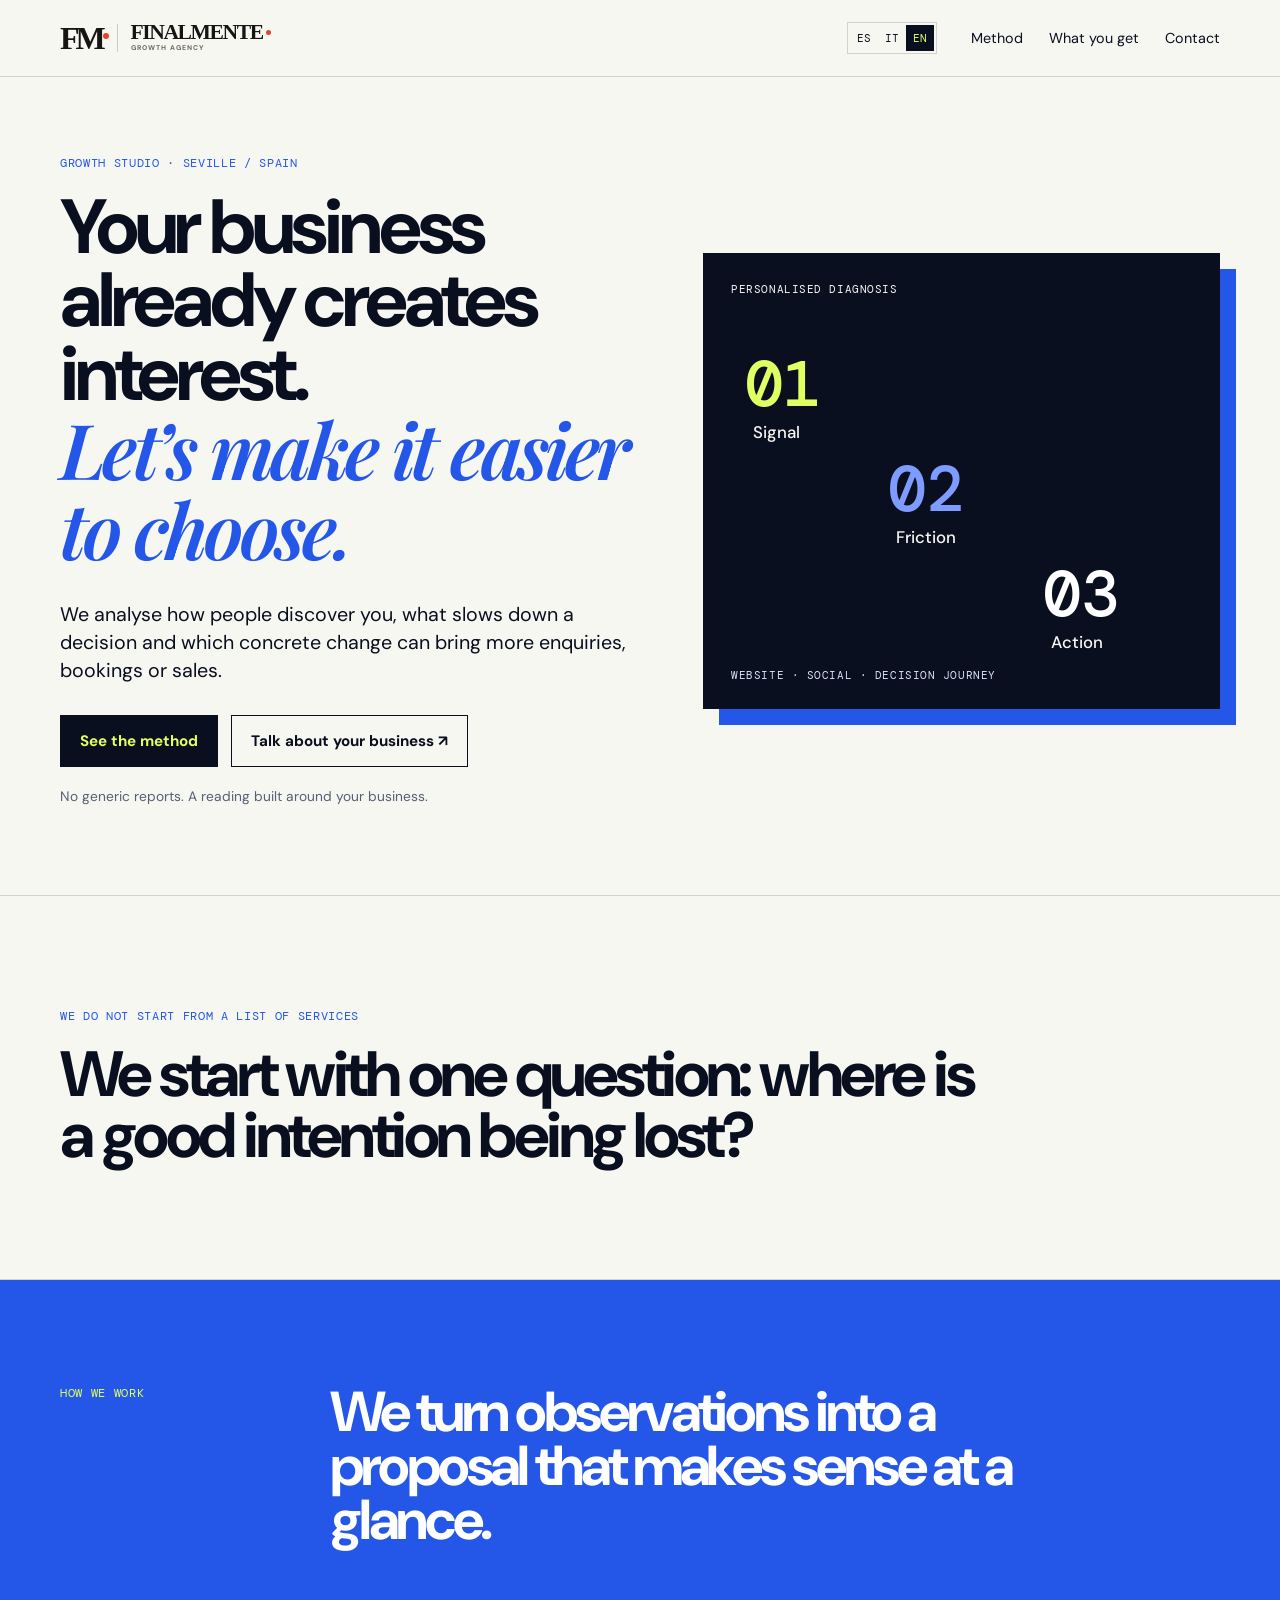
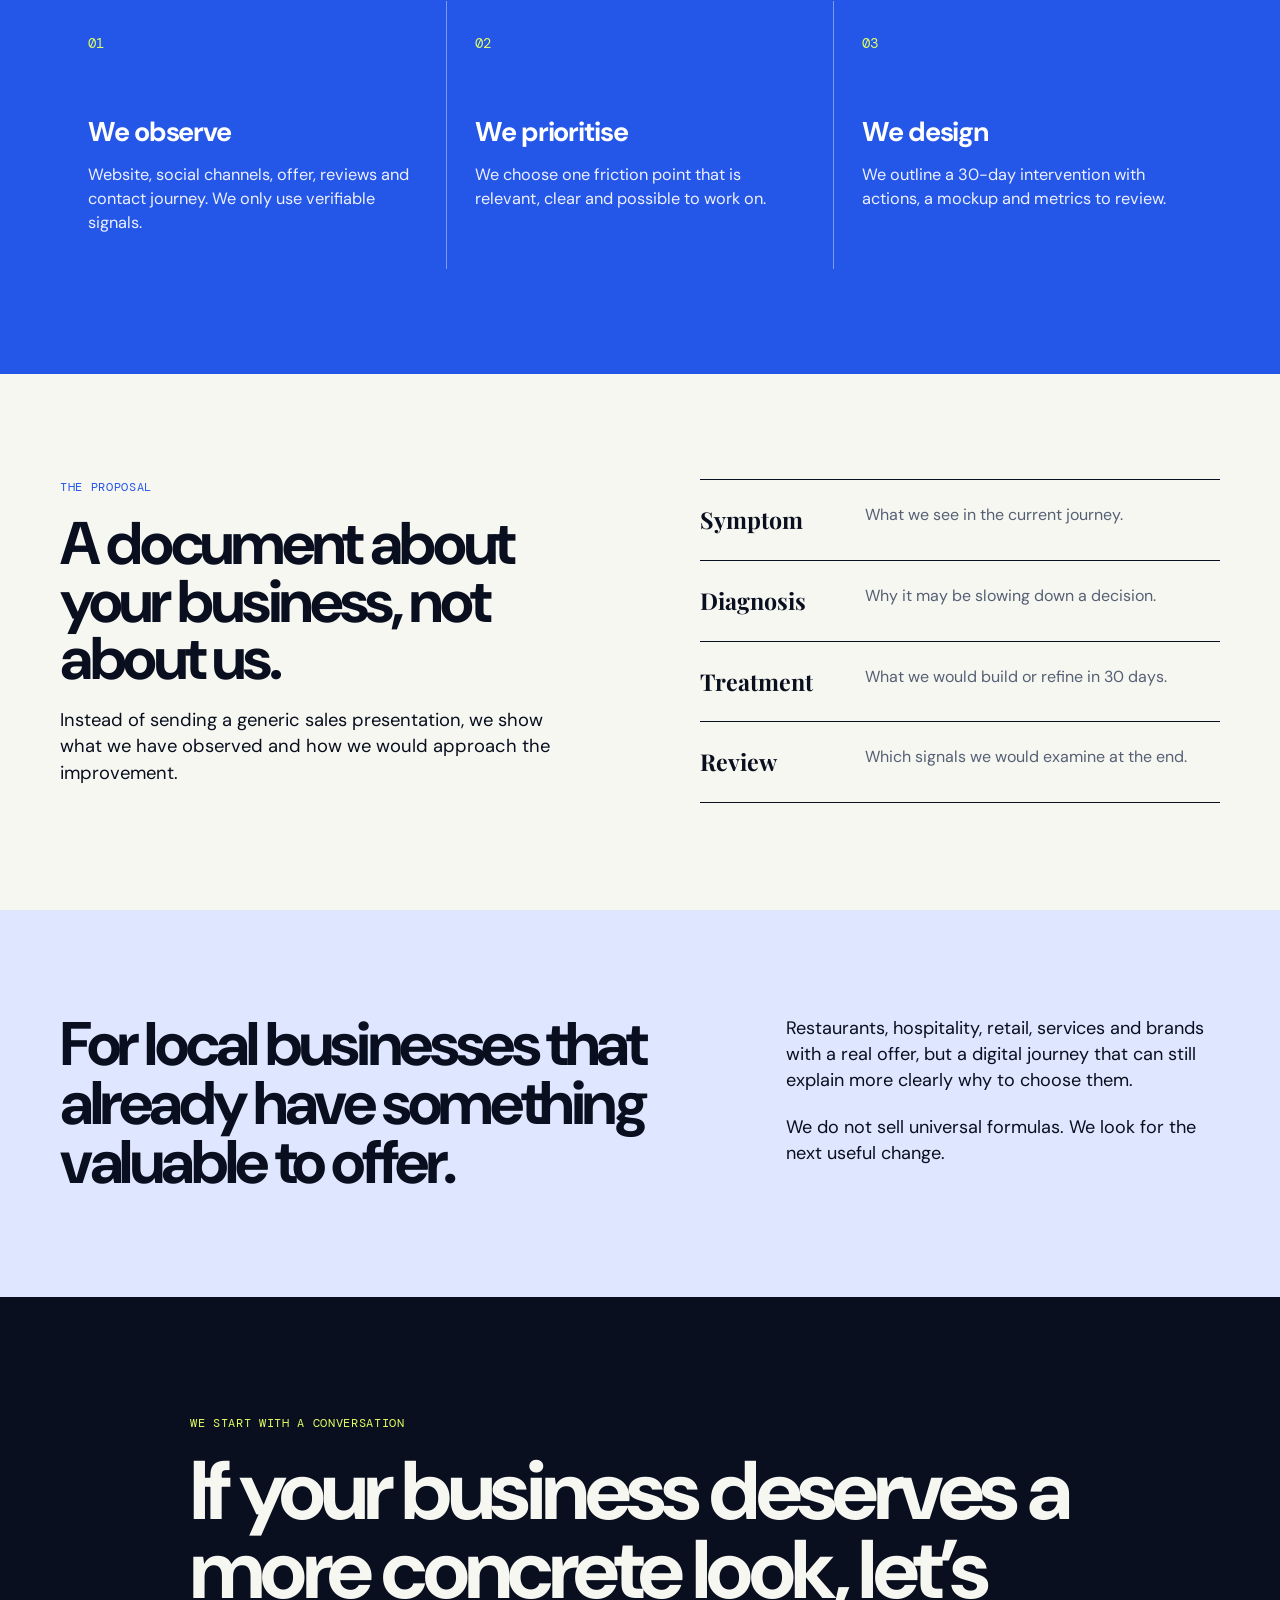
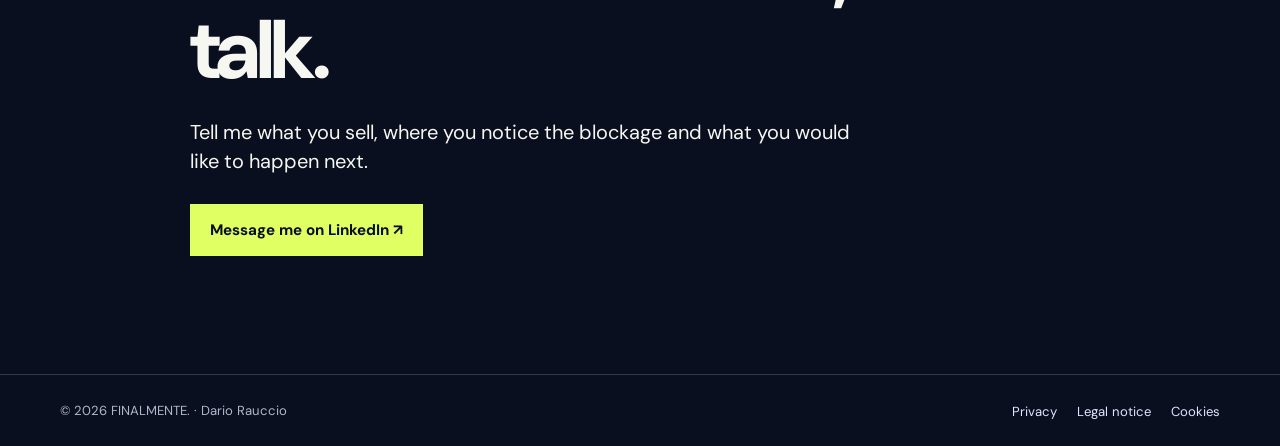
<file: index.html>
<!DOCTYPE html>
<html lang="es">
<head>
  <meta charset="UTF-8">
  <meta name="viewport" content="width=device-width, initial-scale=1.0">
  <title>FINALMENTE. — Growth Agency</title>
  <meta name="description" content="Diagnóstico de crecimiento y planes de acción para negocios locales.">
  <meta name="robots" content="index,follow">
  <meta name="theme-color" content="#0a0f1f">
  <link rel="stylesheet" href="styles.css">
  <script defer src="script.js"></script>
</head>
<body>
  <header class="site-header">
    <div class="wrap nav-wrap">
      <a class="brand brand-lockup" href="#inicio" aria-label="FINALMENTE.">
        <span class="brand-monogram">FM<span class="brand-dot" aria-hidden="true"></span></span>
        <span class="brand-divider" aria-hidden="true"></span>
        <span class="brand-full"><span class="brand-name">FINALMENTE<span class="brand-name-dot" aria-hidden="true"></span></span><span class="brand-sub">GROWTH AGENCY</span></span>
      </a>
      <div class="header-tools"><div class="language-switch" aria-label="Language selector"><button class="lang-button active" data-lang="es" aria-pressed="true">ES</button><button class="lang-button" data-lang="it" aria-pressed="false">IT</button><button class="lang-button" data-lang="en" aria-pressed="false">EN</button></div><button class="menu-toggle" aria-label="Abrir menú" aria-expanded="false">☰</button></div>
      <nav id="mainNav" class="nav"><a href="#metodo" data-i18n="navMethod">Método</a><a href="#entregable" data-i18n="navDeliverable">Qué recibes</a><a href="#contacto" data-i18n="navContact">Contacto</a></nav>
    </div>
  </header>
  <main>
    <section class="hero" id="inicio"><div class="wrap hero-grid"><div class="hero-copy"><p class="eyebrow" data-i18n="eyebrow">Growth studio · Sevilla / España</p><h1><span data-i18n="heroA">Tu negocio ya genera interés.</span><br><em data-i18n="heroB">Hagamos que sea más fácil elegirte.</em></h1><p class="lead" data-i18n="heroLead">Analizamos cómo te descubren, qué frena la decisión y qué cambio concreto puede acercarte a más solicitudes, reservas o ventas.</p><div class="actions"><a class="button button-primary" href="#metodo" data-i18n="heroCtaOne">Ver el método</a><a class="button button-quiet" href="#contacto" data-i18n="heroCtaTwo">Hablar de tu negocio ↗</a></div><p class="microcopy" data-i18n="microcopy">Sin informes genéricos. Una lectura construida sobre tu actividad.</p></div><div class="hero-art" aria-label="Growth diagnosis"><div class="art-label" data-i18n="artLabel">DIAGNÓSTICO PERSONALIZADO</div><div class="signal signal-one">01 <span data-i18n="artOne">Señal</span></div><div class="signal signal-two">02 <span data-i18n="artTwo">Fricción</span></div><div class="signal signal-three">03 <span data-i18n="artThree">Acción</span></div><div class="art-footer" data-i18n="artFooter">WEB · SOCIAL · RECORRIDO DE DECISIÓN</div></div></div></section>
    <section class="section statement"><div class="wrap"><p class="section-kicker" data-i18n="statementKicker">No partimos de una lista de servicios</p><h2 data-i18n="statementTitle">Partimos de una pregunta: ¿dónde se está perdiendo una buena intención?</h2></div></section>
    <section class="section method" id="metodo"><div class="wrap"><div class="section-intro"><p class="eyebrow" data-i18n="methodEyebrow">Cómo trabajamos</p><h2 data-i18n="methodTitle">Convertimos observaciones en una propuesta que se puede entender de un vistazo.</h2></div><div class="method-grid"><article><span>01</span><h3 data-i18n="stepOneTitle">Observamos</h3><p data-i18n="stepOneText">Web, redes, propuesta, reseñas y recorrido de contacto. Solo usamos señales verificables.</p></article><article><span>02</span><h3 data-i18n="stepTwoTitle">Priorizamos</h3><p data-i18n="stepTwoText">Elegimos un único punto de fricción que sea relevante, claro y posible de trabajar.</p></article><article><span>03</span><h3 data-i18n="stepThreeTitle">Diseñamos</h3><p data-i18n="stepThreeText">Planteamos una intervención de 30 días con acciones, un mockup y métricas de lectura.</p></article></div></div></section>
    <section class="section deliverable" id="entregable"><div class="wrap deliverable-layout"><div><p class="eyebrow" data-i18n="deliverableEyebrow">La propuesta</p><h2 data-i18n="deliverableTitle">Un documento que habla de tu negocio, no de nosotros.</h2><p data-i18n="deliverableText">En lugar de enviarte una presentación comercial genérica, te mostramos qué hemos detectado y cómo plantearíamos la mejora.</p></div><ol class="deliverable-list"><li><strong data-i18n="dOneTitle">Síntoma</strong><span data-i18n="dOneText">Lo que vemos en el recorrido actual.</span></li><li><strong data-i18n="dTwoTitle">Diagnóstico</strong><span data-i18n="dTwoText">Por qué puede estar frenando una decisión.</span></li><li><strong data-i18n="dThreeTitle">Cura</strong><span data-i18n="dThreeText">Qué construiríamos o ajustaríamos en 30 días.</span></li><li><strong data-i18n="dFourTitle">Lectura</strong><span data-i18n="dFourText">Qué señales revisaríamos al terminar.</span></li></ol></div></section>
    <section class="section fit"><div class="wrap fit-grid"><h2 data-i18n="fitTitle">Para negocios locales que ya tienen algo valioso que ofrecer.</h2><div><p data-i18n="fitOne">Restauración, hospitality, comercio, servicios y marcas con una propuesta real, pero un recorrido digital que todavía puede explicar mejor por qué elegirlas.</p><p data-i18n="fitTwo">No vendemos fórmulas universales. Buscamos el siguiente cambio útil.</p></div></div></section>
    <section class="closing" id="contacto"><div class="wrap closing-inner"><p class="eyebrow" data-i18n="closingEyebrow">Empezamos por una conversación</p><h2 data-i18n="closingTitle">Si tu negocio merece una mirada más concreta, hablemos.</h2><p data-i18n="closingText">Cuéntame qué vendes, dónde notas el bloqueo y qué te gustaría que ocurriera después.</p><a class="button button-light" href="https://linkedin.com/in/dariorauccio" target="_blank" rel="noopener" data-i18n="closingCta">Escribirme por LinkedIn ↗</a></div></section>
  </main>
  <div class="contact-modal" id="contactModal" aria-hidden="true" role="dialog" aria-modal="true" aria-labelledby="contactTitle"><div class="contact-modal__backdrop" data-close-contact></div><section class="contact-modal__panel"><button class="contact-modal__close" type="button" aria-label="Close" data-close-contact>×</button><p class="contact-modal__eyebrow" data-i18n="formEyebrow">Hablemos de tu negocio</p><h2 id="contactTitle" data-i18n="formTitle">Cuéntanos qué te gustaría mejorar.</h2><p class="contact-modal__intro" data-i18n="formIntro">Déjanos tu email profesional y prepararemos el siguiente paso contigo.</p><div class="contact-form-embed"><iframe id="brevoContactForm" title="FINALMENTE contact form" loading="lazy" width="540" height="305" frameborder="0" scrolling="auto" allowfullscreen></iframe></div><p class="contact-form__privacy"><a href="privacidad.html" data-i18n="formPrivacy">Consulta la Política de Privacidad.</a></p></section></div>
  <footer class="footer"><div class="wrap footer-row"><p>© <span id="year"></span> FINALMENTE. · Dario Rauccio</p><div><a href="privacidad.html" data-i18n="privacy">Privacidad</a><a href="aviso-legal.html" data-i18n="legal">Aviso legal</a><a href="cookies.html" data-i18n="cookies">Cookies</a></div></div></footer>
</body>
</html>
</file>
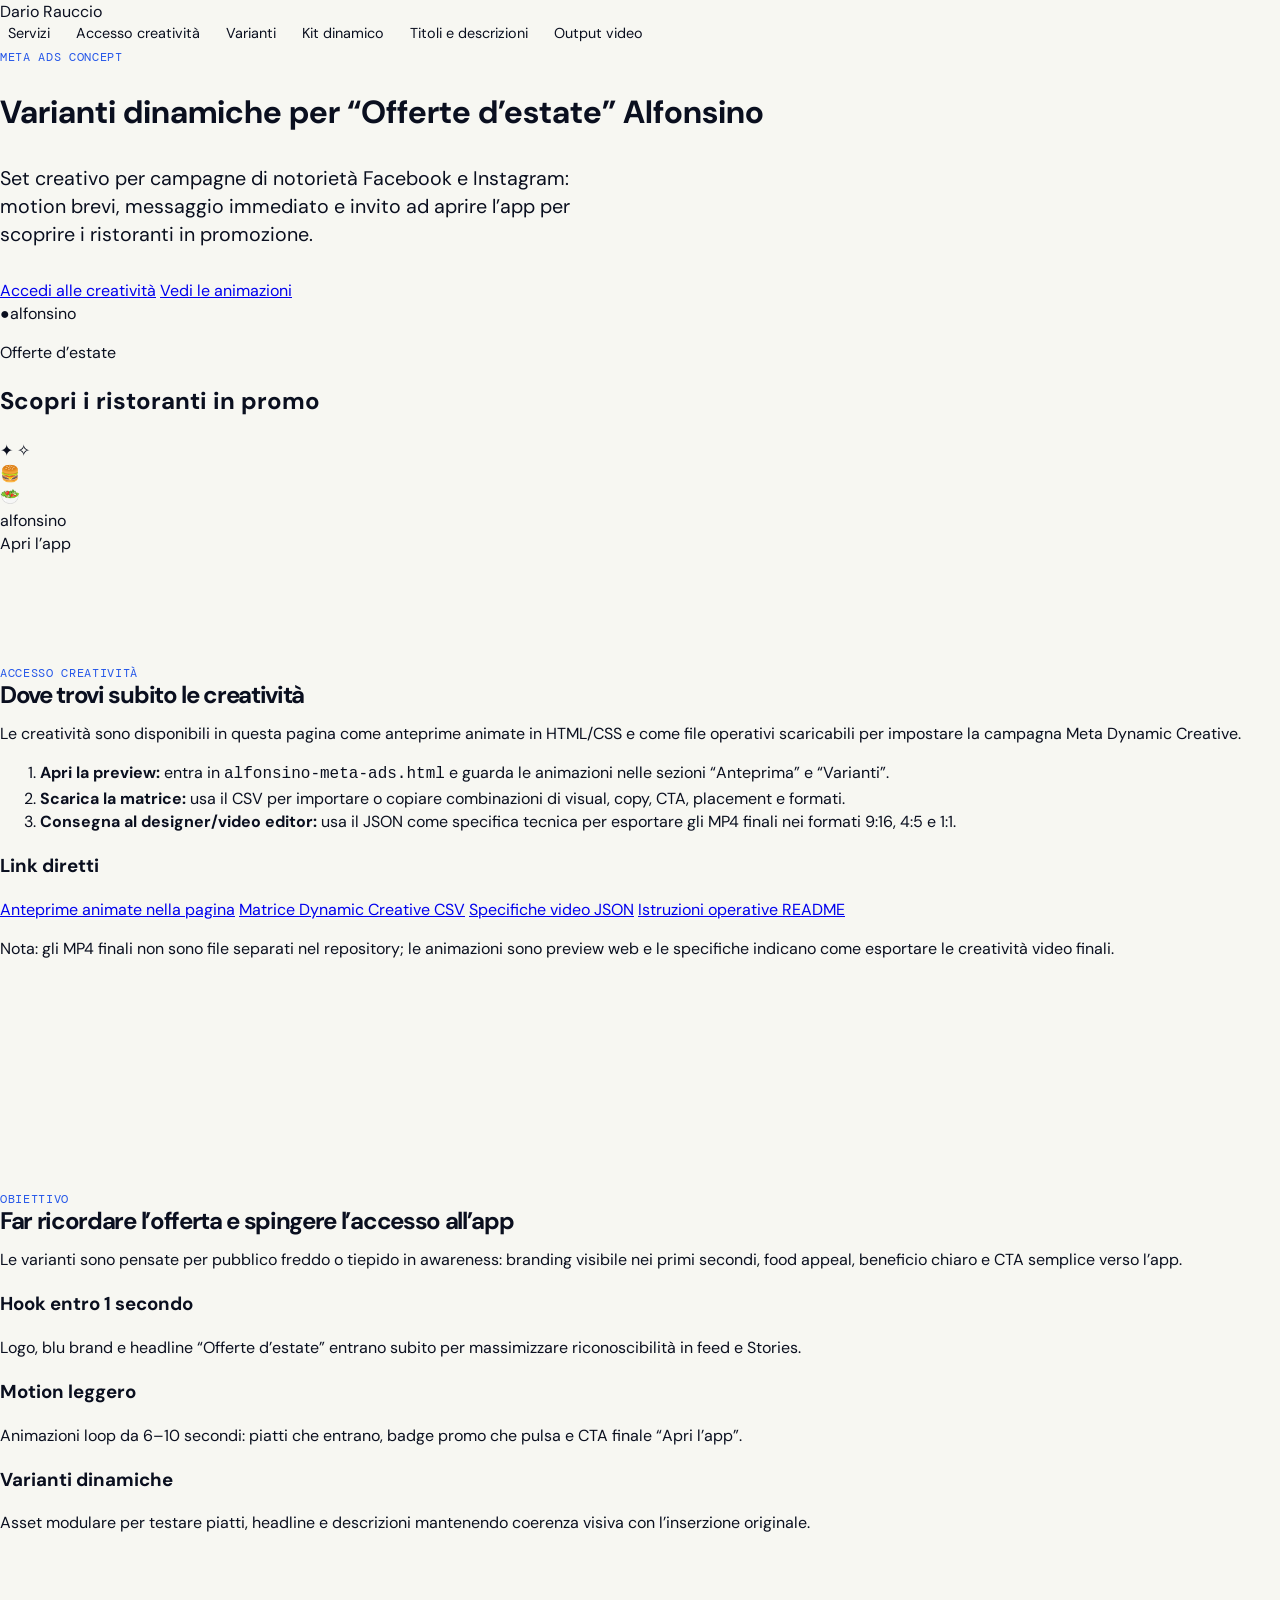
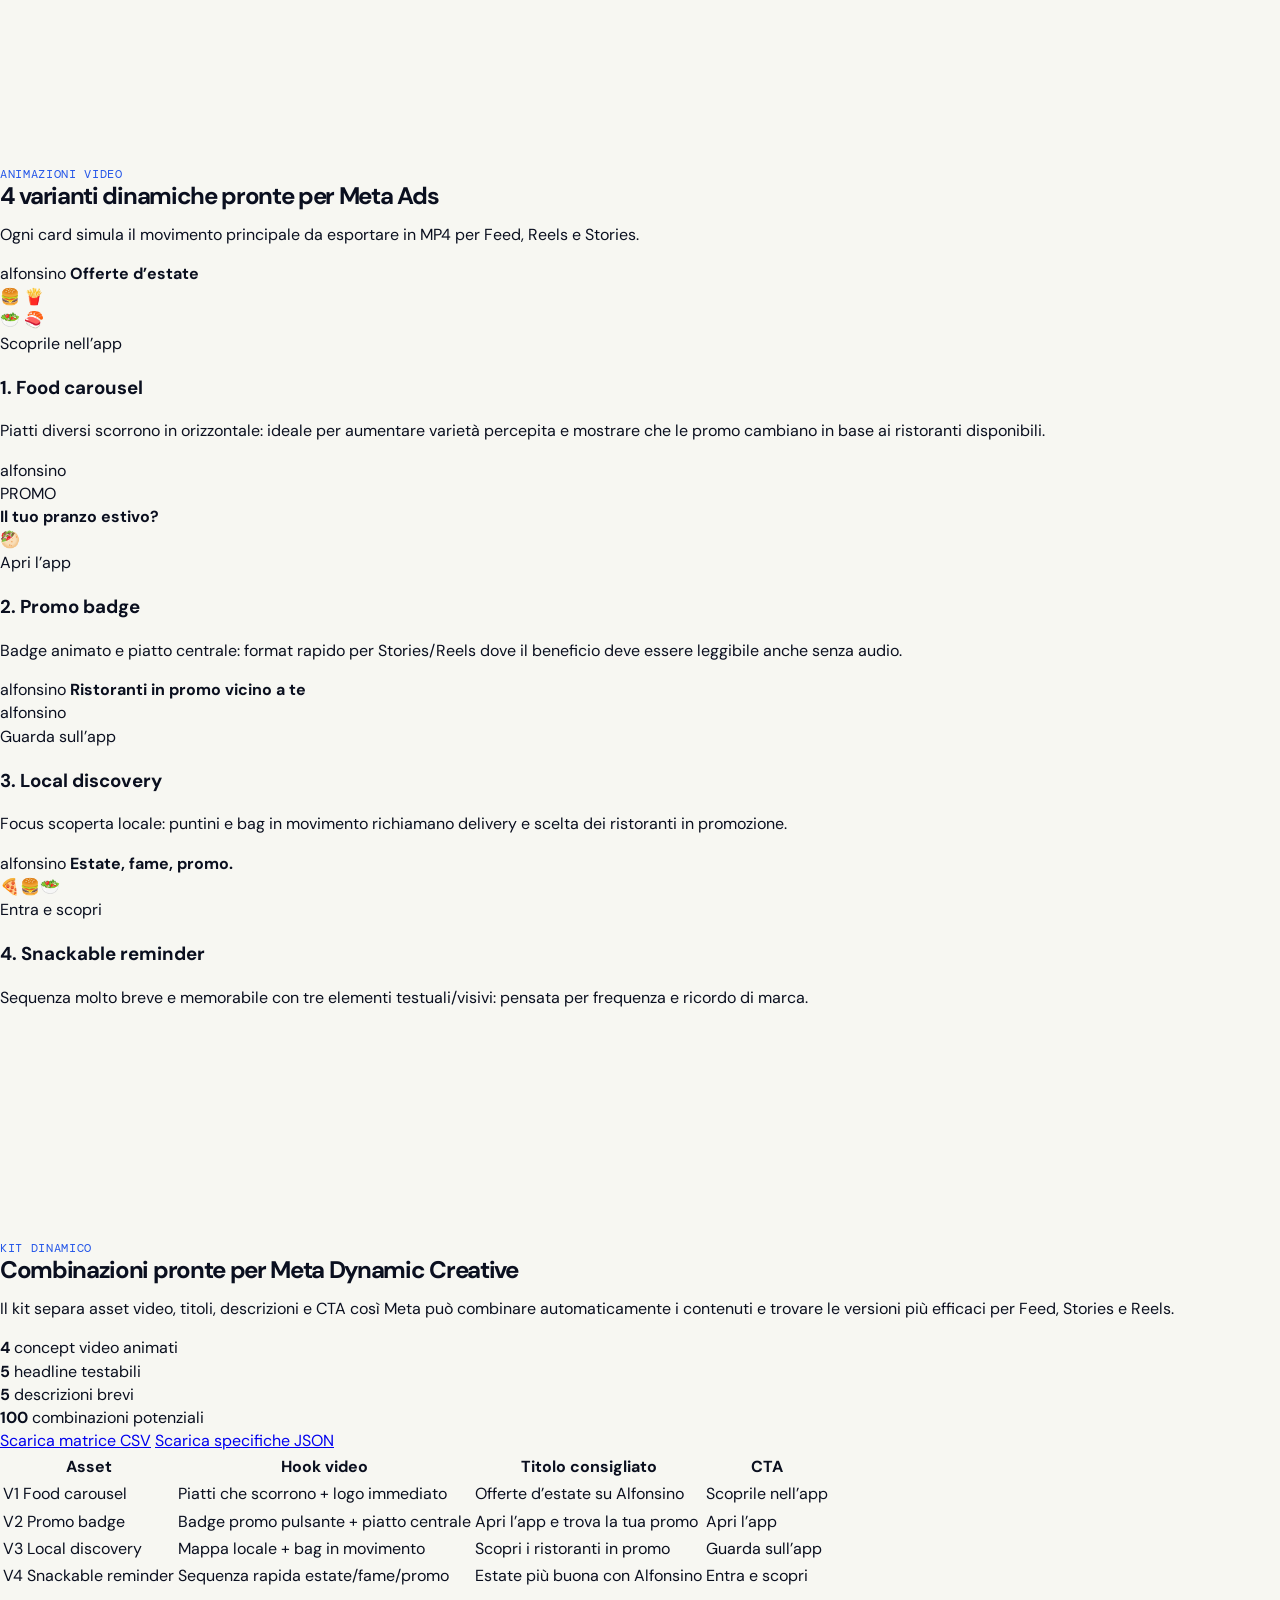
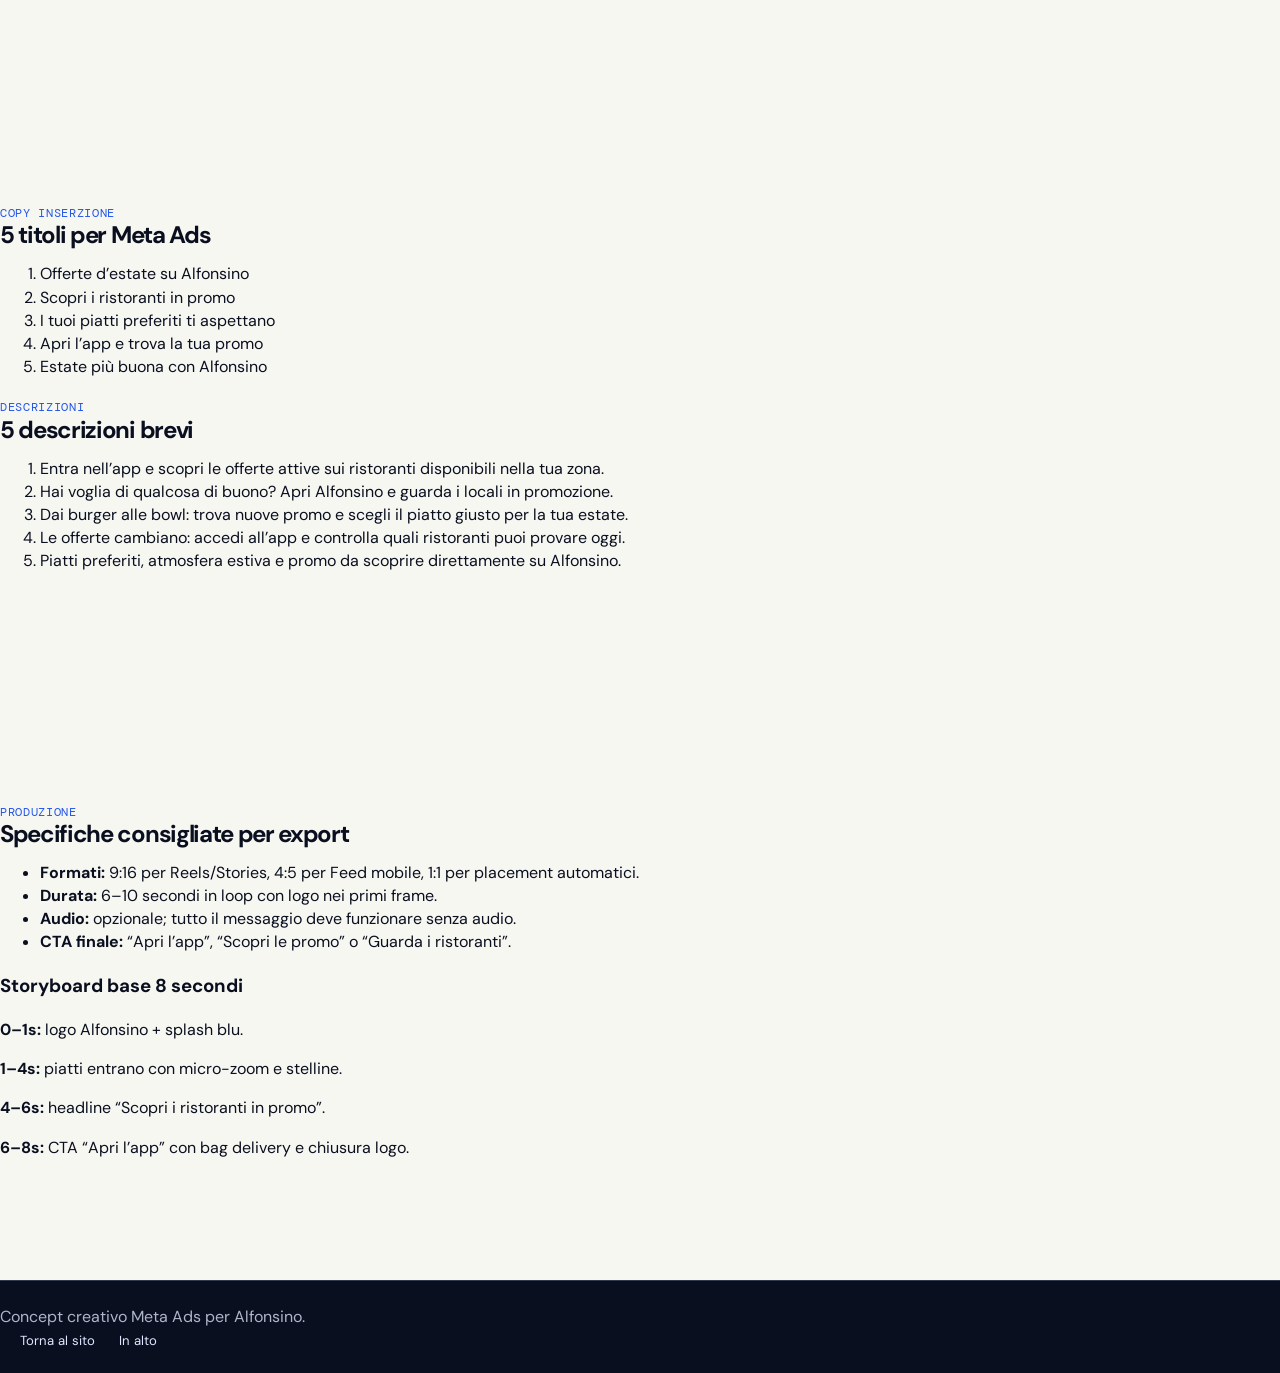
<file: alfonsino-meta-ads.html>
<!DOCTYPE html>
<html lang="it">
<head>
  <meta charset="UTF-8">
  <meta name="viewport" content="width=device-width, initial-scale=1.0">
  <title>Varianti Meta Ads | Alfonsino Offerte d'estate</title>
  <meta name="description" content="Varianti dinamiche, storyboard video e copy Meta Ads per campagna di notorietà Alfonsino Offerte d'estate.">
  <meta name="robots" content="noindex,nofollow">
  <meta name="theme-color" content="#0583ff">
  <link rel="stylesheet" href="styles.css">
  <script defer src="script.js"></script>
</head>
<body class="ads-page">
  <div class="topbar ads-topbar">
    <div class="container topbar-inner">
      <a href="index.html" class="brand">Dario Rauccio</a>
      <button class="menu-toggle" aria-label="Apri menu" aria-expanded="false">☰</button>
      <nav class="nav" id="mainNav">
        <a href="index.html#servicios">Servizi</a>
        <a href="#accesso-creativita">Accesso creatività</a>
        <a href="#varianti">Varianti</a>
        <a href="#kit-dinamico">Kit dinamico</a>
        <a href="#copy">Titoli e descrizioni</a>
        <a href="#produzione">Output video</a>
      </nav>
    </div>
  </div>

  <header class="ads-hero" id="inizio">
    <div class="container ads-hero-grid">
      <div>
        <span class="eyebrow ads-eyebrow">Meta Ads concept</span>
        <h1>Varianti dinamiche per “Offerte d’estate” Alfonsino</h1>
        <p class="lead">Set creativo per campagne di notorietà Facebook e Instagram: motion brevi, messaggio immediato e invito ad aprire l’app per scoprire i ristoranti in promozione.</p>
        <div class="hero-ctas">
          <a class="btn ads-btn-primary" href="#accesso-creativita">Accedi alle creatività</a>
          <a class="btn ads-btn-secondary" href="#varianti">Vedi le animazioni</a>
        </div>
      </div>
      <div class="phone-mockup" aria-label="Anteprima animata inserzione Alfonsino">
        <div class="ad-preview ad-preview-main">
          <div class="alf-logo"><span class="alf-mark">●</span>alfonsino</div>
          <p class="summer-tag">Offerte d’estate</p>
          <h2>Scopri i ristoranti in promo</h2>
          <div class="food-stage">
            <span class="spark spark-one">✦</span>
            <span class="spark spark-two">✧</span>
            <div class="food-card burger">🍔</div>
            <div class="food-card bowl">🥗</div>
            <div class="delivery-bag">alfonsino</div>
          </div>
          <span class="app-cta">Apri l’app</span>
        </div>
      </div>
    </div>
  </header>

  <main>

    <section class="section ads-section" id="accesso-creativita">
      <div class="container access-grid">
        <div>
          <span class="eyebrow ads-eyebrow">Accesso creatività</span>
          <h2>Dove trovi subito le creatività</h2>
          <p>Le creatività sono disponibili in questa pagina come anteprime animate in HTML/CSS e come file operativi scaricabili per impostare la campagna Meta Dynamic Creative.</p>
          <ol class="access-steps">
            <li><strong>Apri la preview:</strong> entra in <code>alfonsino-meta-ads.html</code> e guarda le animazioni nelle sezioni “Anteprima” e “Varianti”.</li>
            <li><strong>Scarica la matrice:</strong> usa il CSV per importare o copiare combinazioni di visual, copy, CTA, placement e formati.</li>
            <li><strong>Consegna al designer/video editor:</strong> usa il JSON come specifica tecnica per esportare gli MP4 finali nei formati 9:16, 4:5 e 1:1.</li>
          </ol>
        </div>
        <div class="access-card">
          <h3>Link diretti</h3>
          <a href="#varianti">Anteprime animate nella pagina</a>
          <a href="assets/meta-ads/alfonsino-dynamic-creative-matrix.csv">Matrice Dynamic Creative CSV</a>
          <a href="assets/meta-ads/alfonsino-video-variant-specs.json">Specifiche video JSON</a>
          <a href="assets/meta-ads/README.md">Istruzioni operative README</a>
          <p class="access-note">Nota: gli MP4 finali non sono file separati nel repository; le animazioni sono preview web e le specifiche indicano come esportare le creatività video finali.</p>
        </div>
      </div>
    </section>

    <section class="section ads-section" id="strategia">
      <div class="container">
        <div class="section-head">
          <span class="eyebrow ads-eyebrow">Obiettivo</span>
          <h2>Far ricordare l’offerta e spingere l’accesso all’app</h2>
          <p>Le varianti sono pensate per pubblico freddo o tiepido in awareness: branding visibile nei primi secondi, food appeal, beneficio chiaro e CTA semplice verso l’app.</p>
        </div>
        <div class="grid cards-3 ads-strategy-grid">
          <article class="card ads-card">
            <h3>Hook entro 1 secondo</h3>
            <p>Logo, blu brand e headline “Offerte d’estate” entrano subito per massimizzare riconoscibilità in feed e Stories.</p>
          </article>
          <article class="card ads-card">
            <h3>Motion leggero</h3>
            <p>Animazioni loop da 6–10 secondi: piatti che entrano, badge promo che pulsa e CTA finale “Apri l’app”.</p>
          </article>
          <article class="card ads-card">
            <h3>Varianti dinamiche</h3>
            <p>Asset modulare per testare piatti, headline e descrizioni mantenendo coerenza visiva con l’inserzione originale.</p>
          </article>
        </div>
      </div>
    </section>

    <section class="section alt ads-section" id="varianti">
      <div class="container">
        <div class="section-head">
          <span class="eyebrow ads-eyebrow">Animazioni video</span>
          <h2>4 varianti dinamiche pronte per Meta Ads</h2>
          <p>Ogni card simula il movimento principale da esportare in MP4 per Feed, Reels e Stories.</p>
        </div>
        <div class="variant-grid">
          <article class="variant-card variant-slide">
            <div class="variant-screen">
              <span class="variant-logo">alfonsino</span>
              <strong>Offerte d’estate</strong>
              <div class="variant-food row-one">🍔 🍟</div>
              <div class="variant-food row-two">🥗 🍣</div>
              <span class="variant-cta">Scoprile nell’app</span>
            </div>
            <h3>1. Food carousel</h3>
            <p>Piatti diversi scorrono in orizzontale: ideale per aumentare varietà percepita e mostrare che le promo cambiano in base ai ristoranti disponibili.</p>
          </article>

          <article class="variant-card variant-pulse">
            <div class="variant-screen">
              <span class="variant-logo">alfonsino</span>
              <div class="promo-badge">PROMO</div>
              <strong>Il tuo pranzo estivo?</strong>
              <div class="variant-food big-food">🥙</div>
              <span class="variant-cta">Apri l’app</span>
            </div>
            <h3>2. Promo badge</h3>
            <p>Badge animato e piatto centrale: format rapido per Stories/Reels dove il beneficio deve essere leggibile anche senza audio.</p>
          </article>

          <article class="variant-card variant-map">
            <div class="variant-screen">
              <span class="variant-logo">alfonsino</span>
              <strong>Ristoranti in promo vicino a te</strong>
              <div class="map-dots"><i></i><i></i><i></i></div>
              <div class="delivery-bag mini">alfonsino</div>
              <span class="variant-cta">Guarda sull’app</span>
            </div>
            <h3>3. Local discovery</h3>
            <p>Focus scoperta locale: puntini e bag in movimento richiamano delivery e scelta dei ristoranti in promozione.</p>
          </article>

          <article class="variant-card variant-countdown">
            <div class="variant-screen">
              <span class="variant-logo">alfonsino</span>
              <strong>Estate, fame, promo.</strong>
              <div class="countdown-chips"><span>🍕</span><span>🍔</span><span>🥗</span></div>
              <span class="variant-cta">Entra e scopri</span>
            </div>
            <h3>4. Snackable reminder</h3>
            <p>Sequenza molto breve e memorabile con tre elementi testuali/visivi: pensata per frequenza e ricordo di marca.</p>
          </article>
        </div>
      </div>
    </section>

    <section class="section ads-section" id="kit-dinamico">
      <div class="container">
        <div class="section-head">
          <span class="eyebrow ads-eyebrow">Kit dinamico</span>
          <h2>Combinazioni pronte per Meta Dynamic Creative</h2>
          <p>Il kit separa asset video, titoli, descrizioni e CTA così Meta può combinare automaticamente i contenuti e trovare le versioni più efficaci per Feed, Stories e Reels.</p>
        </div>
        <div class="dynamic-kit-grid">
          <article class="dynamic-kit-card">
            <strong>4</strong>
            <span>concept video animati</span>
          </article>
          <article class="dynamic-kit-card">
            <strong>5</strong>
            <span>headline testabili</span>
          </article>
          <article class="dynamic-kit-card">
            <strong>5</strong>
            <span>descrizioni brevi</span>
          </article>
          <article class="dynamic-kit-card">
            <strong>100</strong>
            <span>combinazioni potenziali</span>
          </article>
        </div>
        <div class="asset-links">
          <a class="btn ads-btn-primary" href="assets/meta-ads/alfonsino-dynamic-creative-matrix.csv">Scarica matrice CSV</a>
          <a class="btn ads-btn-secondary blue-outline" href="assets/meta-ads/alfonsino-video-variant-specs.json">Scarica specifiche JSON</a>
        </div>
        <div class="matrix-table-wrap" aria-label="Anteprima matrice dynamic creative">
          <table class="matrix-table">
            <thead>
              <tr>
                <th>Asset</th>
                <th>Hook video</th>
                <th>Titolo consigliato</th>
                <th>CTA</th>
              </tr>
            </thead>
            <tbody>
              <tr>
                <td>V1 Food carousel</td>
                <td>Piatti che scorrono + logo immediato</td>
                <td>Offerte d’estate su Alfonsino</td>
                <td>Scoprile nell’app</td>
              </tr>
              <tr>
                <td>V2 Promo badge</td>
                <td>Badge promo pulsante + piatto centrale</td>
                <td>Apri l’app e trova la tua promo</td>
                <td>Apri l’app</td>
              </tr>
              <tr>
                <td>V3 Local discovery</td>
                <td>Mappa locale + bag in movimento</td>
                <td>Scopri i ristoranti in promo</td>
                <td>Guarda sull’app</td>
              </tr>
              <tr>
                <td>V4 Snackable reminder</td>
                <td>Sequenza rapida estate/fame/promo</td>
                <td>Estate più buona con Alfonsino</td>
                <td>Entra e scopri</td>
              </tr>
            </tbody>
          </table>
        </div>
      </div>
    </section>

    <section class="section ads-section" id="copy">
      <div class="container copy-grid">
        <div>
          <span class="eyebrow ads-eyebrow">Copy inserzione</span>
          <h2>5 titoli per Meta Ads</h2>
          <ol class="copy-list">
            <li>Offerte d’estate su Alfonsino</li>
            <li>Scopri i ristoranti in promo</li>
            <li>I tuoi piatti preferiti ti aspettano</li>
            <li>Apri l’app e trova la tua promo</li>
            <li>Estate più buona con Alfonsino</li>
          </ol>
        </div>
        <div>
          <span class="eyebrow ads-eyebrow">Descrizioni</span>
          <h2>5 descrizioni brevi</h2>
          <ol class="copy-list">
            <li>Entra nell’app e scopri le offerte attive sui ristoranti disponibili nella tua zona.</li>
            <li>Hai voglia di qualcosa di buono? Apri Alfonsino e guarda i locali in promozione.</li>
            <li>Dai burger alle bowl: trova nuove promo e scegli il piatto giusto per la tua estate.</li>
            <li>Le offerte cambiano: accedi all’app e controlla quali ristoranti puoi provare oggi.</li>
            <li>Piatti preferiti, atmosfera estiva e promo da scoprire direttamente su Alfonsino.</li>
          </ol>
        </div>
      </div>
    </section>

    <section class="section alt ads-section" id="produzione">
      <div class="container production-grid">
        <div>
          <span class="eyebrow ads-eyebrow">Produzione</span>
          <h2>Specifiche consigliate per export</h2>
          <ul class="spec-list">
            <li><strong>Formati:</strong> 9:16 per Reels/Stories, 4:5 per Feed mobile, 1:1 per placement automatici.</li>
            <li><strong>Durata:</strong> 6–10 secondi in loop con logo nei primi frame.</li>
            <li><strong>Audio:</strong> opzionale; tutto il messaggio deve funzionare senza audio.</li>
            <li><strong>CTA finale:</strong> “Apri l’app”, “Scopri le promo” o “Guarda i ristoranti”.</li>
          </ul>
        </div>
        <div class="script-card">
          <h3>Storyboard base 8 secondi</h3>
          <p><strong>0–1s:</strong> logo Alfonsino + splash blu.</p>
          <p><strong>1–4s:</strong> piatti entrano con micro-zoom e stelline.</p>
          <p><strong>4–6s:</strong> headline “Scopri i ristoranti in promo”.</p>
          <p><strong>6–8s:</strong> CTA “Apri l’app” con bag delivery e chiusura logo.</p>
        </div>
      </div>
    </section>
  </main>

  <footer class="footer ads-footer">
    <div class="container footer-inner">
      <span>Concept creativo Meta Ads per Alfonsino.</span>
      <div class="footer-links">
        <a href="index.html">Torna al sito</a>
        <a href="#inizio">In alto</a>
      </div>
    </div>
  </footer>
</body>
</html>
</file>
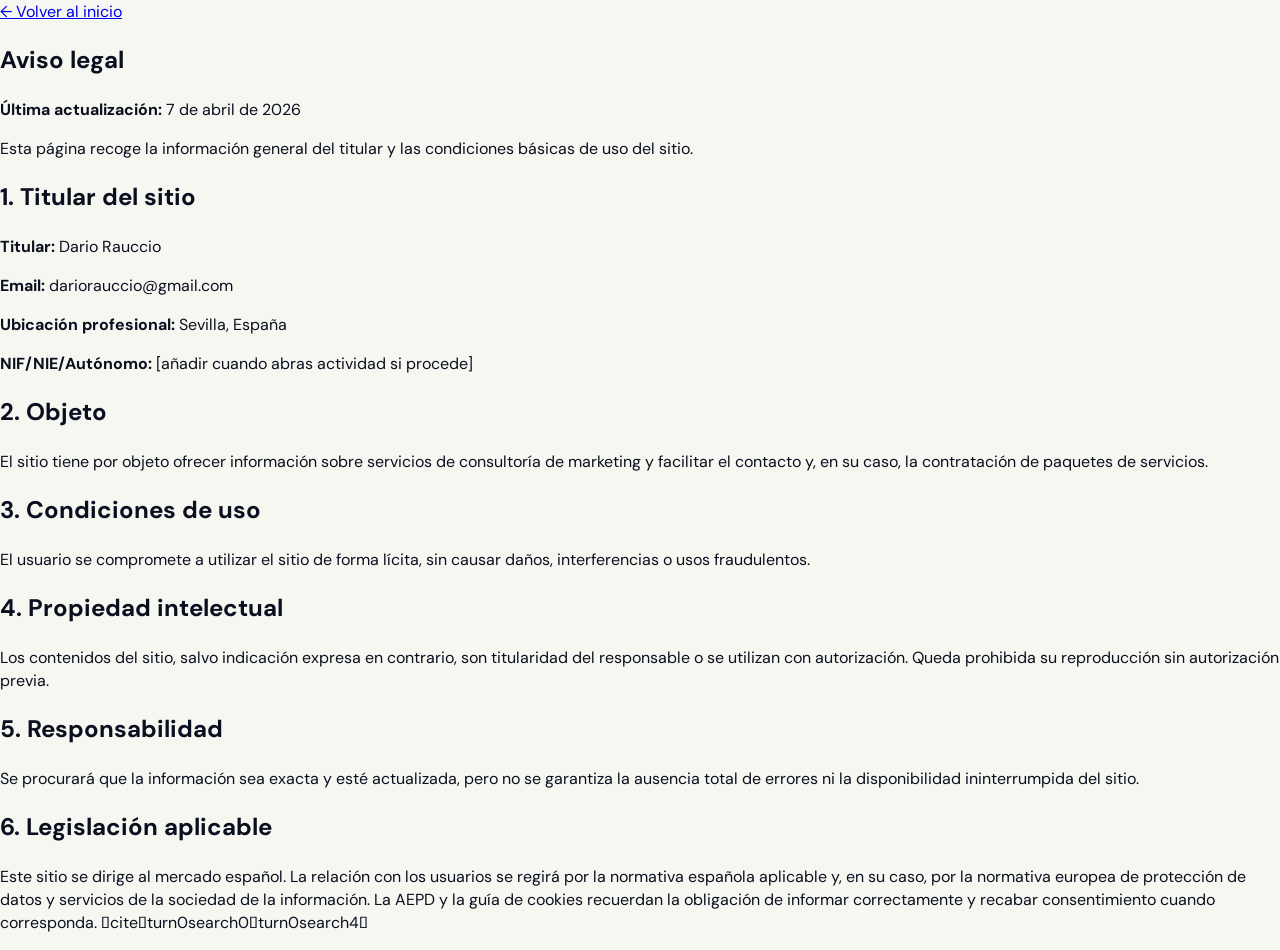
<file: aviso-legal.html>
<!DOCTYPE html>
<html lang="es">
<head>
  <meta charset="UTF-8">
  <meta name="viewport" content="width=device-width, initial-scale=1.0">
  <title>Aviso legal | Dario Rauccio</title>
  <link rel="stylesheet" href="styles.css">
</head>
<body>
  <div class="legal-wrapper">
    <article class="legal-card">
      <a href="index.html">← Volver al inicio</a>
      <h1>Aviso legal</h1>
      <p><strong>Última actualización:</strong> 7 de abril de 2026</p>
      <p>Esta página recoge la información general del titular y las condiciones básicas de uso del sitio.</p>

      <h2>1. Titular del sitio</h2>
      <p><strong>Titular:</strong> Dario Rauccio</p>
      <p><strong>Email:</strong> dariorauccio@gmail.com</p>
      <p><strong>Ubicación profesional:</strong> Sevilla, España</p>
      <p><strong>NIF/NIE/Autónomo:</strong> [añadir cuando abras actividad si procede]</p>

      <h2>2. Objeto</h2>
      <p>El sitio tiene por objeto ofrecer información sobre servicios de consultoría de marketing y facilitar el contacto y, en su caso, la contratación de paquetes de servicios.</p>

      <h2>3. Condiciones de uso</h2>
      <p>El usuario se compromete a utilizar el sitio de forma lícita, sin causar daños, interferencias o usos fraudulentos.</p>

      <h2>4. Propiedad intelectual</h2>
      <p>Los contenidos del sitio, salvo indicación expresa en contrario, son titularidad del responsable o se utilizan con autorización. Queda prohibida su reproducción sin autorización previa.</p>

      <h2>5. Responsabilidad</h2>
      <p>Se procurará que la información sea exacta y esté actualizada, pero no se garantiza la ausencia total de errores ni la disponibilidad ininterrumpida del sitio.</p>

      <h2>6. Legislación aplicable</h2>
      <p>Este sitio se dirige al mercado español. La relación con los usuarios se regirá por la normativa española aplicable y, en su caso, por la normativa europea de protección de datos y servicios de la sociedad de la información. La AEPD y la guía de cookies recuerdan la obligación de informar correctamente y recabar consentimiento cuando corresponda. citeturn0search0turn0search4</p>
    </article>
  </div>
</body>
</html>
</file>
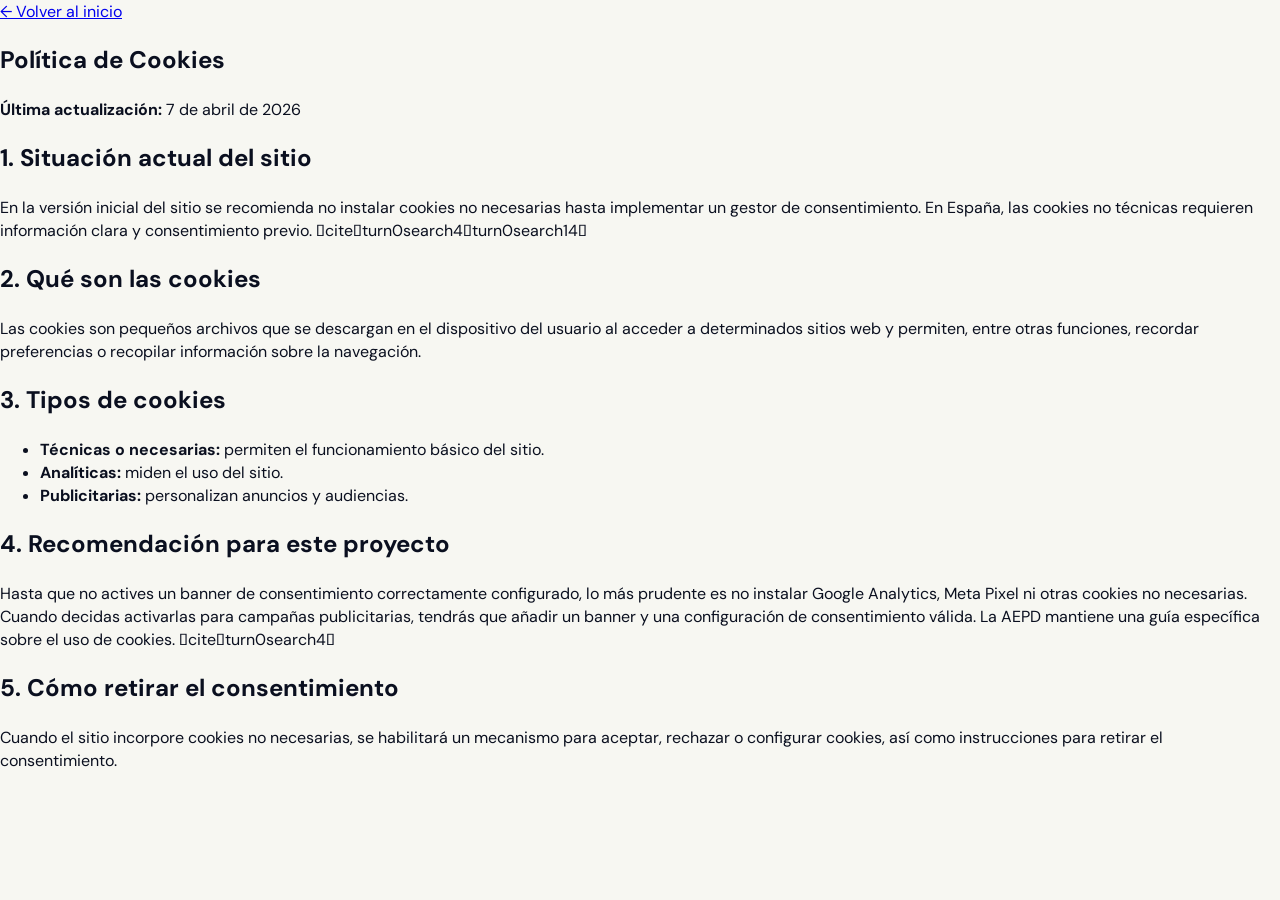
<file: cookies.html>
<!DOCTYPE html>
<html lang="es">
<head>
  <meta charset="UTF-8">
  <meta name="viewport" content="width=device-width, initial-scale=1.0">
  <title>Política de Cookies | Dario Rauccio</title>
  <link rel="stylesheet" href="styles.css">
</head>
<body>
  <div class="legal-wrapper">
    <article class="legal-card">
      <a href="index.html">← Volver al inicio</a>
      <h1>Política de Cookies</h1>
      <p><strong>Última actualización:</strong> 7 de abril de 2026</p>

      <h2>1. Situación actual del sitio</h2>
      <p>En la versión inicial del sitio se recomienda no instalar cookies no necesarias hasta implementar un gestor de consentimiento. En España, las cookies no técnicas requieren información clara y consentimiento previo. citeturn0search4turn0search14</p>

      <h2>2. Qué son las cookies</h2>
      <p>Las cookies son pequeños archivos que se descargan en el dispositivo del usuario al acceder a determinados sitios web y permiten, entre otras funciones, recordar preferencias o recopilar información sobre la navegación.</p>

      <h2>3. Tipos de cookies</h2>
      <ul>
        <li><strong>Técnicas o necesarias:</strong> permiten el funcionamiento básico del sitio.</li>
        <li><strong>Analíticas:</strong> miden el uso del sitio.</li>
        <li><strong>Publicitarias:</strong> personalizan anuncios y audiencias.</li>
      </ul>

      <h2>4. Recomendación para este proyecto</h2>
      <p>Hasta que no actives un banner de consentimiento correctamente configurado, lo más prudente es no instalar Google Analytics, Meta Pixel ni otras cookies no necesarias. Cuando decidas activarlas para campañas publicitarias, tendrás que añadir un banner y una configuración de consentimiento válida. La AEPD mantiene una guía específica sobre el uso de cookies. citeturn0search4</p>

      <h2>5. Cómo retirar el consentimiento</h2>
      <p>Cuando el sitio incorpore cookies no necesarias, se habilitará un mecanismo para aceptar, rechazar o configurar cookies, así como instrucciones para retirar el consentimiento.</p>
    </article>
  </div>
</body>
</html>
</file>
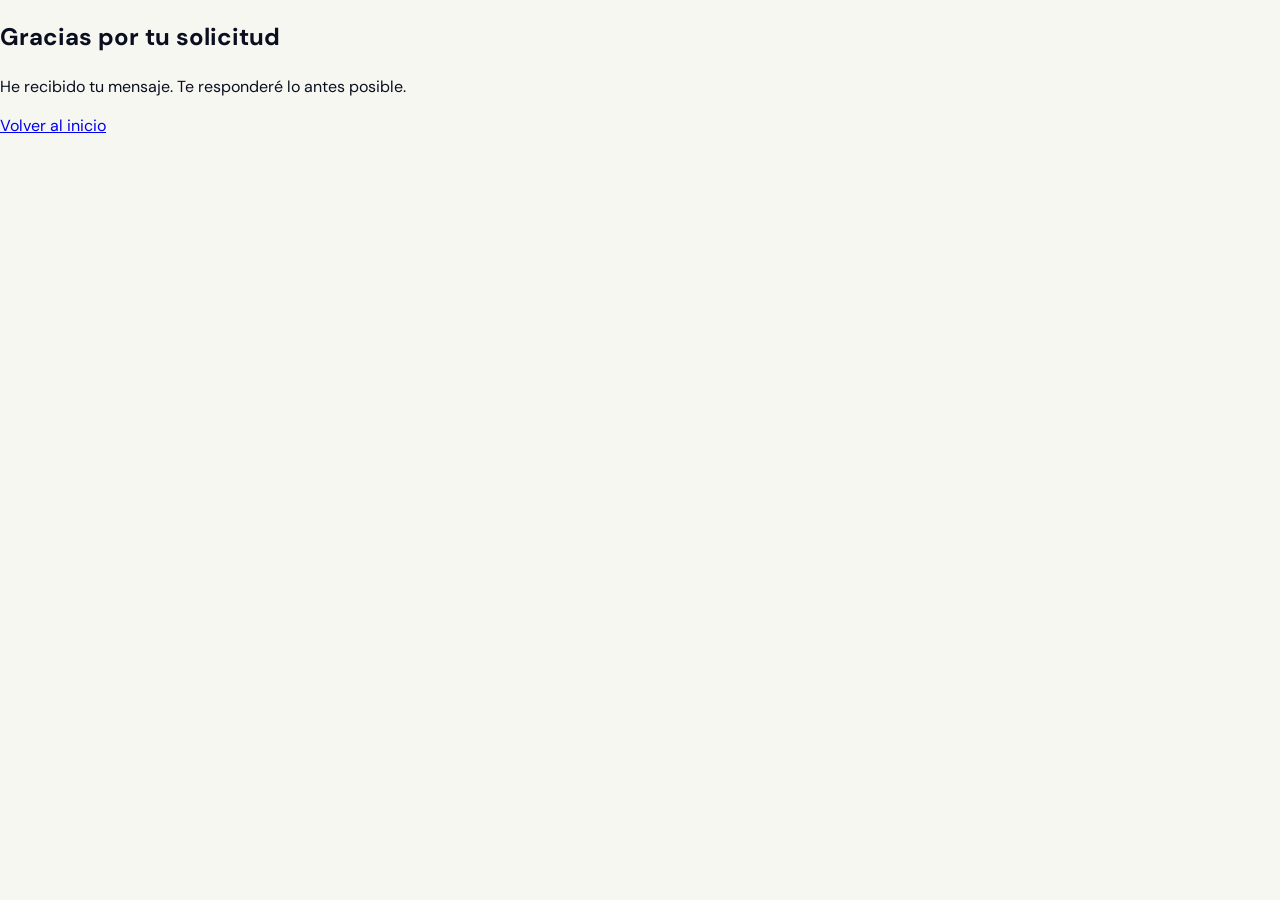
<file: gracias.html>
<!DOCTYPE html>
<html lang="es">
<head>
  <meta charset="UTF-8">
  <meta name="viewport" content="width=device-width, initial-scale=1.0">
  <title>Gracias | Dario Rauccio</title>
  <link rel="stylesheet" href="styles.css">
</head>
<body>
  <div class="legal-wrapper">
    <article class="legal-card">
      <h1>Gracias por tu solicitud</h1>
      <p>He recibido tu mensaje. Te responderé lo antes posible.</p>
      <p><a class="btn btn-primary" href="index.html">Volver al inicio</a></p>
    </article>
  </div>
</body>
</html>
</file>
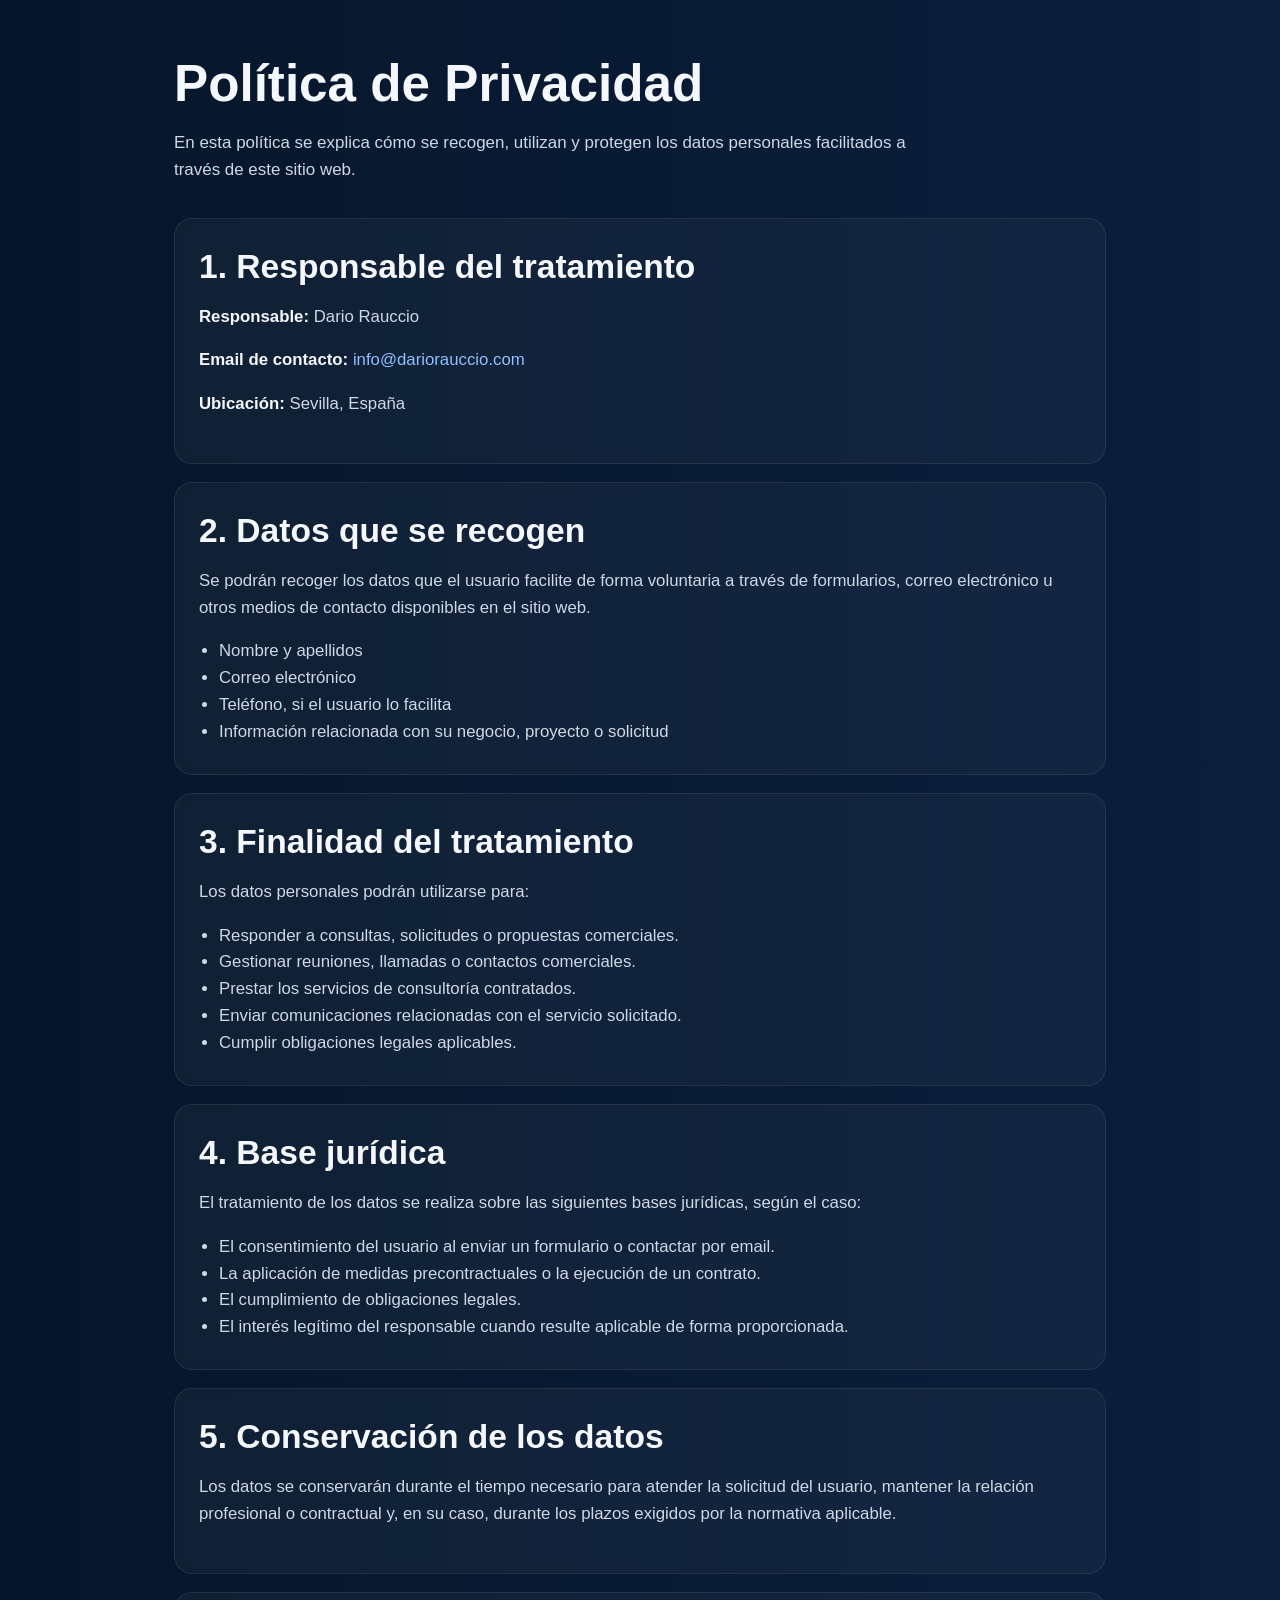
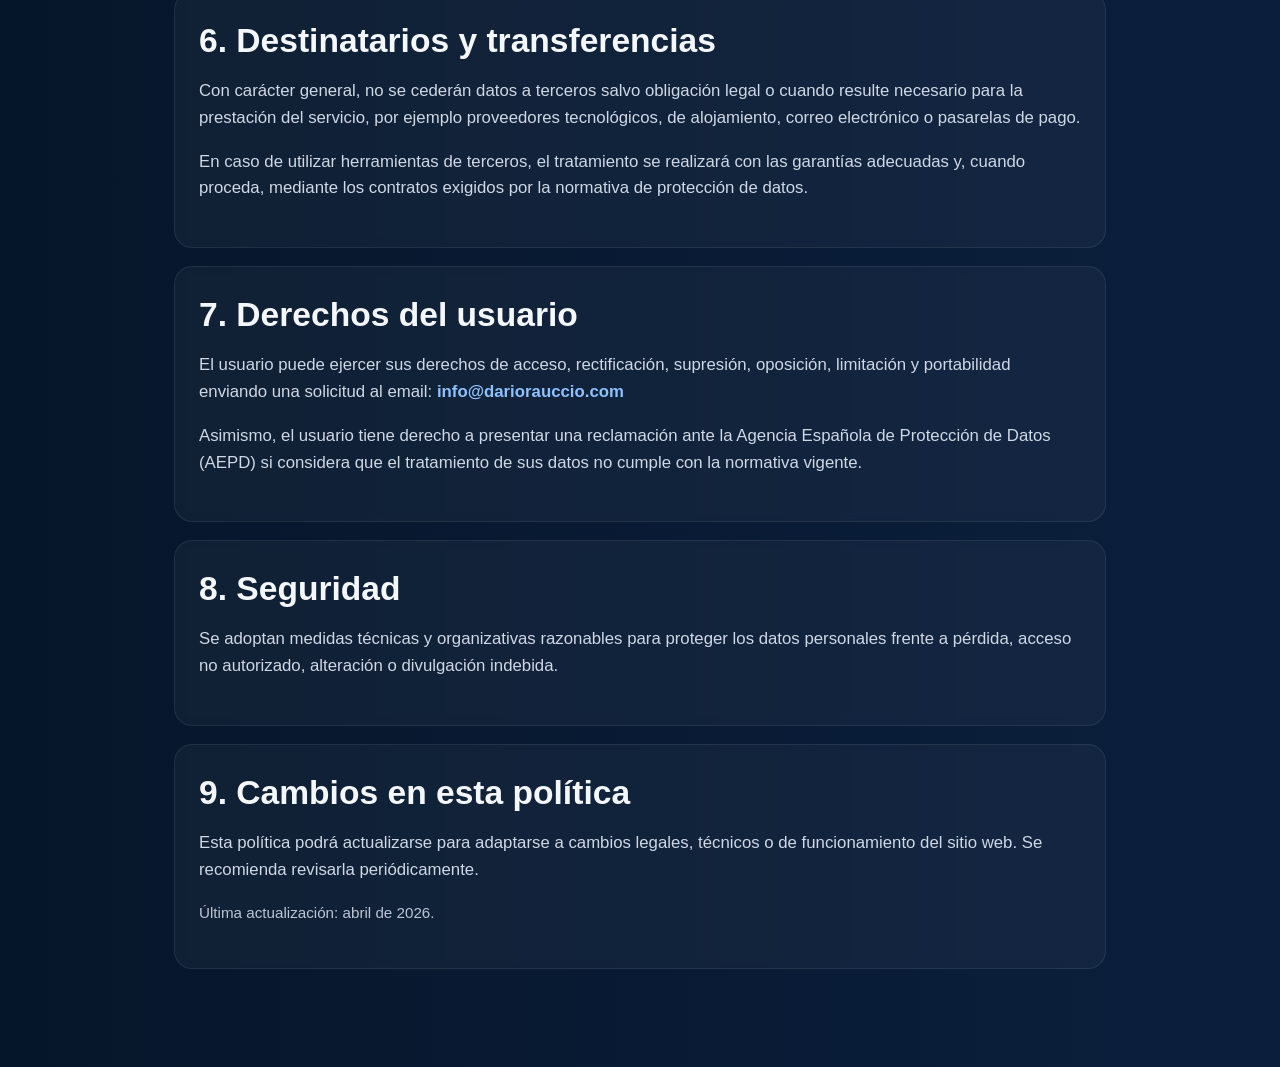
<file: privacidad 2.html>
<!DOCTYPE html>
<html lang="es">
<head>
  <meta charset="UTF-8">
  <meta name="viewport" content="width=device-width, initial-scale=1.0">
  <title>Política de Privacidad | Dario Rauccio</title>
  <style>
    :root{
      --bg1:#06162a;
      --bg2:#0b1f3d;
      --text:#f4f7fb;
      --muted:#cfd8e6;
      --accent:#8fc1ff;
      --card:rgba(255,255,255,0.04);
      --border:rgba(255,255,255,0.08);
    }
    *{box-sizing:border-box}
    body{
      margin:0;
      font-family:Arial, Helvetica, sans-serif;
      color:var(--text);
      background:linear-gradient(90deg,var(--bg1),var(--bg2));
      line-height:1.6;
    }
    .wrap{
      max-width:980px;
      margin:0 auto;
      padding:56px 24px 80px;
    }
    h1{
      font-size:clamp(2rem,4vw,3.2rem);
      margin:0 0 14px;
      line-height:1.1;
    }
    .intro{
      color:var(--muted);
      max-width:780px;
      font-size:1.06rem;
      margin-bottom:34px;
    }
    .card{
      background:var(--card);
      border:1px solid var(--border);
      border-radius:18px;
      padding:28px 24px;
      margin:18px 0;
      backdrop-filter: blur(4px);
    }
    h2{
      font-size:clamp(1.45rem,3vw,2.1rem);
      margin:0 0 14px;
      line-height:1.2;
    }
    p, li{
      color:var(--muted);
      font-size:1.05rem;
    }
    strong{
      color:var(--text);
    }
    a{
      color:var(--accent);
      text-decoration:none;
    }
    a:hover{text-decoration:underline;}
    ul{padding-left:20px; margin:12px 0 0;}
    .small{
      font-size:.95rem;
      opacity:.9;
    }
  </style>
</head>
<body>
  <main class="wrap">
    <h1>Política de Privacidad</h1>
    <p class="intro">
      En esta política se explica cómo se recogen, utilizan y protegen los datos personales facilitados
      a través de este sitio web.
    </p>

    <section class="card">
      <h2>1. Responsable del tratamiento</h2>
      <p><strong>Responsable:</strong> Dario Rauccio</p>
      <p><strong>Email de contacto:</strong> <a href="mailto:info@dariorauccio.com">info@dariorauccio.com</a></p>
      <p><strong>Ubicación:</strong> Sevilla, España</p>
    </section>

    <section class="card">
      <h2>2. Datos que se recogen</h2>
      <p>
        Se podrán recoger los datos que el usuario facilite de forma voluntaria a través de formularios,
        correo electrónico u otros medios de contacto disponibles en el sitio web.
      </p>
      <ul>
        <li>Nombre y apellidos</li>
        <li>Correo electrónico</li>
        <li>Teléfono, si el usuario lo facilita</li>
        <li>Información relacionada con su negocio, proyecto o solicitud</li>
      </ul>
    </section>

    <section class="card">
      <h2>3. Finalidad del tratamiento</h2>
      <p>Los datos personales podrán utilizarse para:</p>
      <ul>
        <li>Responder a consultas, solicitudes o propuestas comerciales.</li>
        <li>Gestionar reuniones, llamadas o contactos comerciales.</li>
        <li>Prestar los servicios de consultoría contratados.</li>
        <li>Enviar comunicaciones relacionadas con el servicio solicitado.</li>
        <li>Cumplir obligaciones legales aplicables.</li>
      </ul>
    </section>

    <section class="card">
      <h2>4. Base jurídica</h2>
      <p>El tratamiento de los datos se realiza sobre las siguientes bases jurídicas, según el caso:</p>
      <ul>
        <li>El consentimiento del usuario al enviar un formulario o contactar por email.</li>
        <li>La aplicación de medidas precontractuales o la ejecución de un contrato.</li>
        <li>El cumplimiento de obligaciones legales.</li>
        <li>El interés legítimo del responsable cuando resulte aplicable de forma proporcionada.</li>
      </ul>
    </section>

    <section class="card">
      <h2>5. Conservación de los datos</h2>
      <p>
        Los datos se conservarán durante el tiempo necesario para atender la solicitud del usuario,
        mantener la relación profesional o contractual y, en su caso, durante los plazos exigidos por la normativa aplicable.
      </p>
    </section>

    <section class="card">
      <h2>6. Destinatarios y transferencias</h2>
      <p>
        Con carácter general, no se cederán datos a terceros salvo obligación legal o cuando resulte necesario
        para la prestación del servicio, por ejemplo proveedores tecnológicos, de alojamiento, correo electrónico
        o pasarelas de pago.
      </p>
      <p>
        En caso de utilizar herramientas de terceros, el tratamiento se realizará con las garantías adecuadas y,
        cuando proceda, mediante los contratos exigidos por la normativa de protección de datos.
      </p>
    </section>

    <section class="card">
      <h2>7. Derechos del usuario</h2>
      <p>
        El usuario puede ejercer sus derechos de acceso, rectificación, supresión, oposición, limitación y portabilidad
        enviando una solicitud al email:
        <strong><a href="mailto:info@dariorauccio.com">info@dariorauccio.com</a></strong>
      </p>
      <p>
        Asimismo, el usuario tiene derecho a presentar una reclamación ante la Agencia Española de Protección de Datos (AEPD)
        si considera que el tratamiento de sus datos no cumple con la normativa vigente.
      </p>
    </section>

    <section class="card">
      <h2>8. Seguridad</h2>
      <p>
        Se adoptan medidas técnicas y organizativas razonables para proteger los datos personales frente a pérdida,
        acceso no autorizado, alteración o divulgación indebida.
      </p>
    </section>

    <section class="card">
      <h2>9. Cambios en esta política</h2>
      <p>
        Esta política podrá actualizarse para adaptarse a cambios legales, técnicos o de funcionamiento del sitio web.
        Se recomienda revisarla periódicamente.
      </p>
      <p class="small">Última actualización: abril de 2026.</p>
    </section>
  </main>
</body>
</html>
</file>
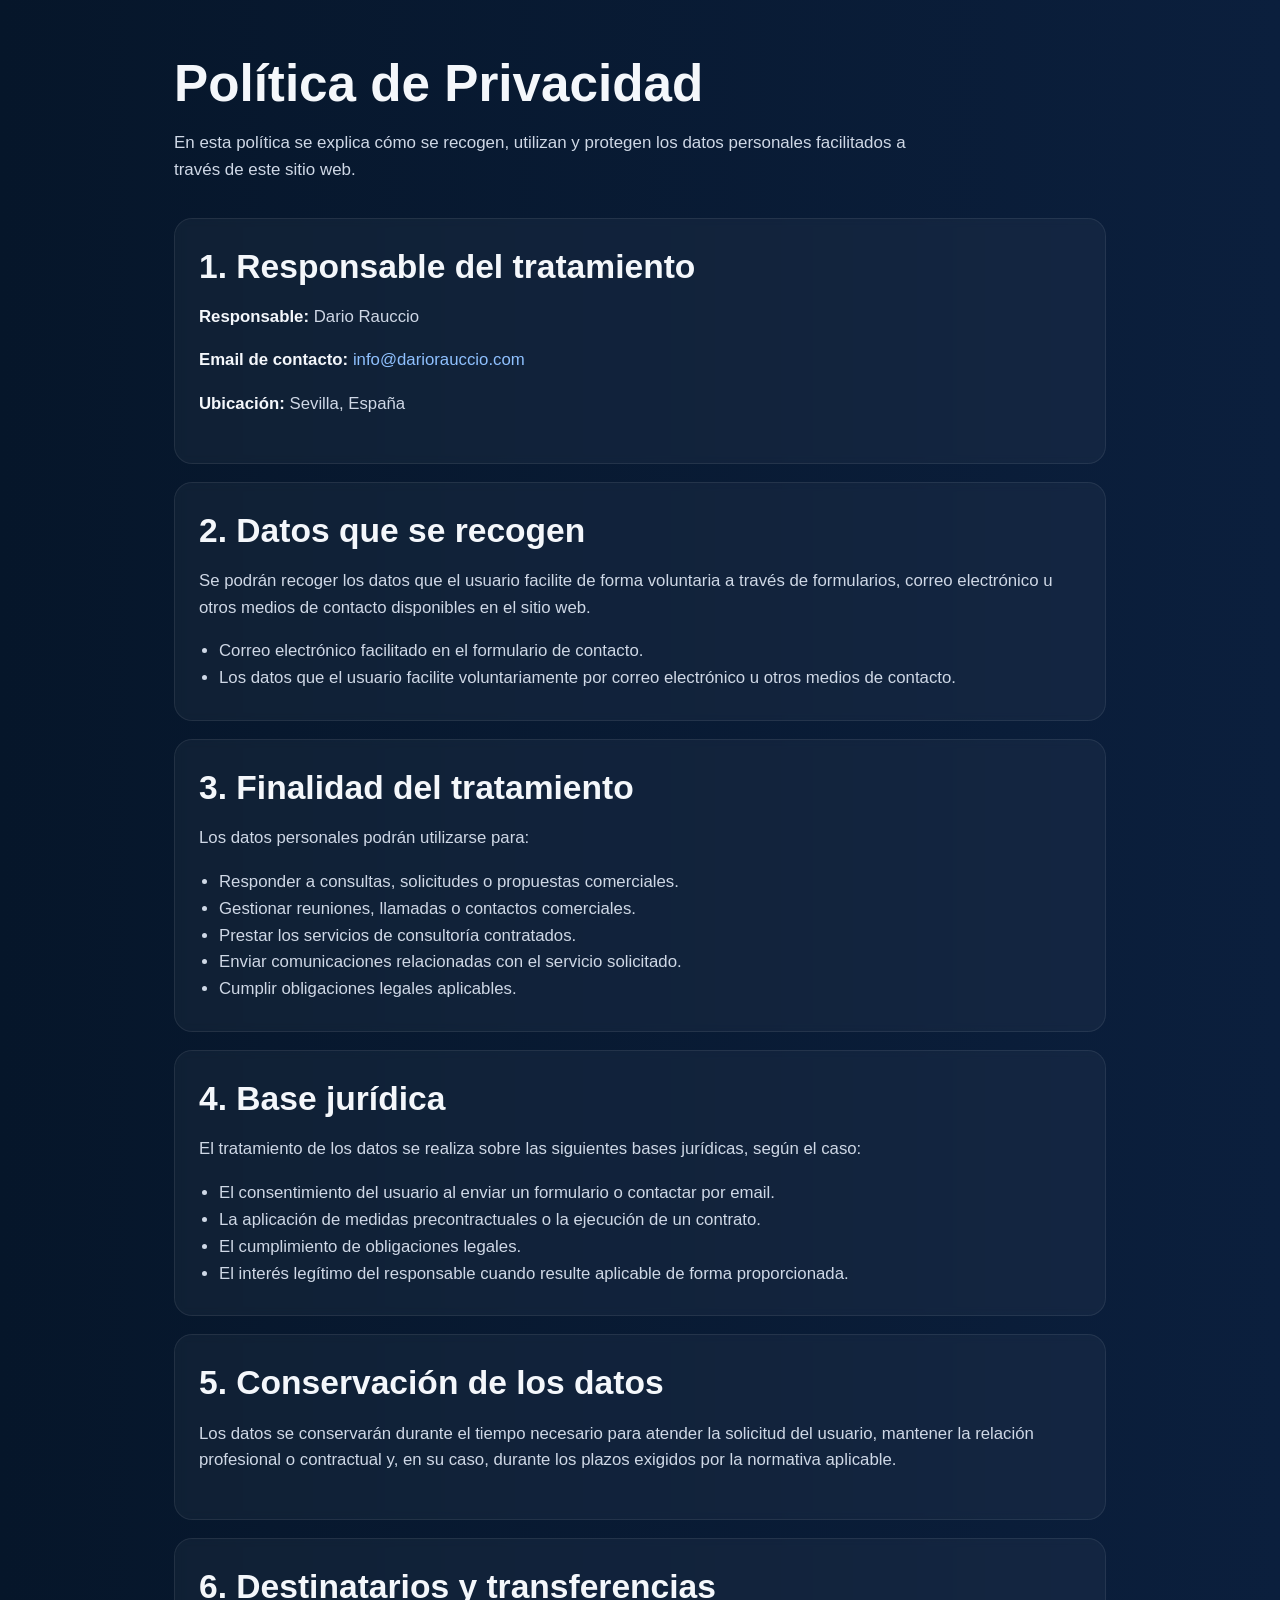
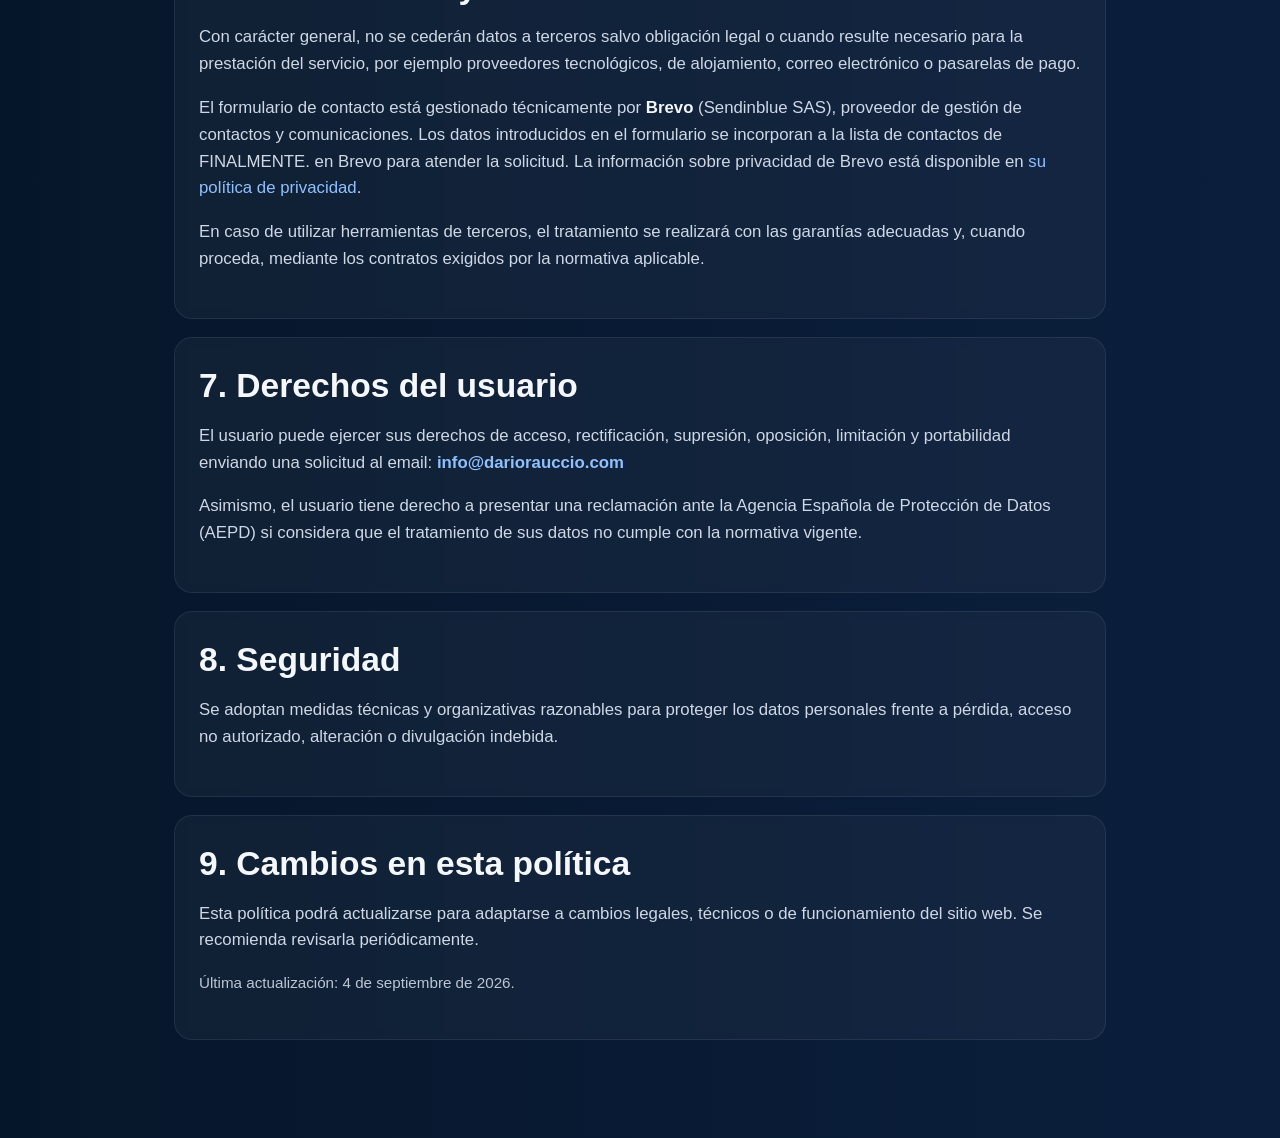
<file: privacidad.html>
<!DOCTYPE html>
<html lang="es">
<head>
  <meta charset="UTF-8">
  <meta name="viewport" content="width=device-width, initial-scale=1.0">
  <title>Política de Privacidad | Dario Rauccio</title>
  <style>
    :root{
      --bg1:#06162a;
      --bg2:#0b1f3d;
      --text:#f4f7fb;
      --muted:#cfd8e6;
      --accent:#8fc1ff;
      --card:rgba(255,255,255,0.04);
      --border:rgba(255,255,255,0.08);
    }
    *{box-sizing:border-box}
    body{
      margin:0;
      font-family:Arial, Helvetica, sans-serif;
      color:var(--text);
      background:linear-gradient(90deg,var(--bg1),var(--bg2));
      line-height:1.6;
    }
    .wrap{
      max-width:980px;
      margin:0 auto;
      padding:56px 24px 80px;
    }
    h1{
      font-size:clamp(2rem,4vw,3.2rem);
      margin:0 0 14px;
      line-height:1.1;
    }
    .intro{
      color:var(--muted);
      max-width:780px;
      font-size:1.06rem;
      margin-bottom:34px;
    }
    .card{
      background:var(--card);
      border:1px solid var(--border);
      border-radius:18px;
      padding:28px 24px;
      margin:18px 0;
      backdrop-filter: blur(4px);
    }
    h2{
      font-size:clamp(1.45rem,3vw,2.1rem);
      margin:0 0 14px;
      line-height:1.2;
    }
    p, li{
      color:var(--muted);
      font-size:1.05rem;
    }
    strong{
      color:var(--text);
    }
    a{
      color:var(--accent);
      text-decoration:none;
    }
    a:hover{text-decoration:underline;}
    ul{padding-left:20px; margin:12px 0 0;}
    .small{
      font-size:.95rem;
      opacity:.9;
    }
  </style>
</head>
<body>
  <main class="wrap">
    <h1>Política de Privacidad</h1>
    <p class="intro">
      En esta política se explica cómo se recogen, utilizan y protegen los datos personales facilitados
      a través de este sitio web.
    </p>

    <section class="card">
      <h2>1. Responsable del tratamiento</h2>
      <p><strong>Responsable:</strong> Dario Rauccio</p>
      <p><strong>Email de contacto:</strong> <a href="mailto:info@dariorauccio.com">info@dariorauccio.com</a></p>
      <p><strong>Ubicación:</strong> Sevilla, España</p>
    </section>

    <section class="card">
      <h2>2. Datos que se recogen</h2>
      <p>
        Se podrán recoger los datos que el usuario facilite de forma voluntaria a través de formularios,
        correo electrónico u otros medios de contacto disponibles en el sitio web.
      </p>
      <ul>
        <li>Correo electrónico facilitado en el formulario de contacto.</li>
        <li>Los datos que el usuario facilite voluntariamente por correo electrónico u otros medios de contacto.</li>
      </ul>
    </section>

    <section class="card">
      <h2>3. Finalidad del tratamiento</h2>
      <p>Los datos personales podrán utilizarse para:</p>
      <ul>
        <li>Responder a consultas, solicitudes o propuestas comerciales.</li>
        <li>Gestionar reuniones, llamadas o contactos comerciales.</li>
        <li>Prestar los servicios de consultoría contratados.</li>
        <li>Enviar comunicaciones relacionadas con el servicio solicitado.</li>
        <li>Cumplir obligaciones legales aplicables.</li>
      </ul>
    </section>

    <section class="card">
      <h2>4. Base jurídica</h2>
      <p>El tratamiento de los datos se realiza sobre las siguientes bases jurídicas, según el caso:</p>
      <ul>
        <li>El consentimiento del usuario al enviar un formulario o contactar por email.</li>
        <li>La aplicación de medidas precontractuales o la ejecución de un contrato.</li>
        <li>El cumplimiento de obligaciones legales.</li>
        <li>El interés legítimo del responsable cuando resulte aplicable de forma proporcionada.</li>
      </ul>
    </section>

    <section class="card">
      <h2>5. Conservación de los datos</h2>
      <p>
        Los datos se conservarán durante el tiempo necesario para atender la solicitud del usuario,
        mantener la relación profesional o contractual y, en su caso, durante los plazos exigidos por la normativa aplicable.
      </p>
    </section>

    <section class="card">
      <h2>6. Destinatarios y transferencias</h2>
      <p>
        Con carácter general, no se cederán datos a terceros salvo obligación legal o cuando resulte necesario
        para la prestación del servicio, por ejemplo proveedores tecnológicos, de alojamiento, correo electrónico
        o pasarelas de pago.
      </p>
      <p>
        El formulario de contacto está gestionado técnicamente por <strong>Brevo</strong> (Sendinblue SAS), proveedor de gestión de contactos y comunicaciones. Los datos introducidos en el formulario se incorporan a la lista de contactos de FINALMENTE. en Brevo para atender la solicitud. La información sobre privacidad de Brevo está disponible en <a href="https://www.brevo.com/legal/privacypolicy/" target="_blank" rel="noopener">su política de privacidad</a>.
      </p>
      <p>
        En caso de utilizar herramientas de terceros, el tratamiento se realizará con las garantías adecuadas y, cuando proceda, mediante los contratos exigidos por la normativa aplicable.
      </p>
    </section>

    <section class="card">
      <h2>7. Derechos del usuario</h2>
      <p>
        El usuario puede ejercer sus derechos de acceso, rectificación, supresión, oposición, limitación y portabilidad
        enviando una solicitud al email:
        <strong><a href="mailto:info@dariorauccio.com">info@dariorauccio.com</a></strong>
      </p>
      <p>
        Asimismo, el usuario tiene derecho a presentar una reclamación ante la Agencia Española de Protección de Datos (AEPD)
        si considera que el tratamiento de sus datos no cumple con la normativa vigente.
      </p>
    </section>

    <section class="card">
      <h2>8. Seguridad</h2>
      <p>
        Se adoptan medidas técnicas y organizativas razonables para proteger los datos personales frente a pérdida,
        acceso no autorizado, alteración o divulgación indebida.
      </p>
    </section>

    <section class="card">
      <h2>9. Cambios en esta política</h2>
      <p>
        Esta política podrá actualizarse para adaptarse a cambios legales, técnicos o de funcionamiento del sitio web.
        Se recomienda revisarla periódicamente.
      </p>
      <p class="small">Última actualización: 4 de septiembre de 2026.</p>
    </section>
  </main>
</body>
</html>
</file>
<file: styles.css>
@import url('https://fonts.googleapis.com/css2?family=DM+Mono:wght@400;500&family=DM+Sans:opsz,wght@9..40,400;9..40,500;9..40,700&family=Playfair+Display:ital,wght@0,600;0,700;1,600&display=swap');

:root{--ink:#0a0f1f;--blue:#2456e8;--lime:#dfff62;--paper:#f7f7f2;--mist:#dbe2f6;--line:rgba(10,15,31,.16)}
*{box-sizing:border-box}html{scroll-behavior:smooth}body{margin:0;background:var(--paper);color:var(--ink);font-family:"DM Sans",Arial,sans-serif;font-size:16px;line-height:1.45}.wrap{width:min(1160px,calc(100% - 48px));margin:auto}.site-header{position:sticky;top:0;z-index:10;background:rgba(247,247,242,.94);backdrop-filter:blur(12px);border-bottom:1px solid var(--line)}.nav-wrap{height:76px;display:flex;align-items:center;justify-content:space-between}.nav-wrap{justify-content:flex-start;gap:26px}.brand{color:var(--ink);text-decoration:none}.brand-lockup{display:flex;align-items:center;gap:12px;line-height:1;white-space:nowrap}.brand-monogram{position:relative;font-family:Georgia,"Times New Roman",serif;font-size:2rem;font-weight:700;letter-spacing:-.13em;line-height:.78;color:#171414;padding-right:4px}.brand-dot{position:absolute;right:-4px;top:28%;width:6px;height:6px;border-radius:50%;background:#e24431}.brand-divider{width:1px;height:28px;flex:0 0 1px;background:#cfcac2}.brand-full{display:flex;flex-direction:column;align-items:flex-start;gap:4px}.brand-name{font-family:Georgia,"Times New Roman",serif;font-size:1.35rem;font-weight:700;letter-spacing:-.065em;line-height:.78;color:#171414}.brand-name-dot{display:inline-block;width:5px;height:5px;margin-left:3px;border-radius:50%;background:#e24431;vertical-align:.17em}.brand-sub{margin:0 0 0 1px;color:#6f6b65;font-family:"DM Sans",sans-serif;font-size:.43rem;font-style:normal;font-weight:800;letter-spacing:.14em;line-height:1;text-transform:uppercase;white-space:nowrap}.header-tools{display:flex;align-items:center;gap:16px;margin-left:auto}.language-switch{display:flex;border:1px solid var(--line);padding:2px}.lang-button{border:0;background:transparent;color:var(--ink);font-family:"DM Mono",monospace;font-size:.68rem;padding:6px 7px;cursor:pointer}.lang-button.active{background:var(--ink);color:var(--lime)}.nav{margin-left:8px}.nav{display:flex;gap:26px}.nav a,.footer a{color:var(--ink);text-decoration:none;font-size:.9rem}.nav a:hover,.footer a:hover{color:var(--blue)}.menu-toggle{display:none;border:0;background:none;font-size:1.4rem;color:var(--ink)}

.hero{padding:78px 0 88px;background:var(--paper)}.hero-grid{display:grid;grid-template-columns:1.05fr .95fr;gap:72px;align-items:center}.eyebrow,.section-kicker{font-family:"DM Mono",monospace;color:var(--blue);font-size:.76rem;letter-spacing:.055em;text-transform:uppercase;margin:0 0 18px}.hero h1,.statement h2,.section h2,.closing h2{letter-spacing:-.055em;line-height:.96;margin:0;font-weight:700}.hero h1{font-size:clamp(3.2rem,6vw,5.9rem)}.hero h1 em{font-family:"Playfair Display",Georgia,serif;font-weight:600;color:var(--blue)}.lead{font-size:1.23rem;line-height:1.42;max-width:600px;margin:30px 0}.actions{display:flex;gap:13px;flex-wrap:wrap}.button{display:inline-flex;align-items:center;justify-content:center;padding:14px 19px;text-decoration:none;font-weight:700;font-size:.95rem;border:1px solid var(--ink);transition:transform .18s ease,background .18s ease}.button:hover{transform:translateY(-2px)}.button-primary{background:var(--ink);color:var(--lime);border-color:var(--ink)}.button-quiet{color:var(--ink);background:transparent}.microcopy{margin:20px 0 0;font-size:.86rem;color:#566074}.hero-art{height:456px;background:var(--ink);position:relative;overflow:hidden;padding:28px;color:var(--paper);box-shadow:16px 16px 0 var(--blue)}.art-label,.art-footer{font-family:"DM Mono",monospace;font-size:.7rem;letter-spacing:.05em}.signal{position:absolute;font-family:"DM Mono",monospace;font-size:4rem;line-height:1;color:var(--lime);font-weight:500}.signal span{display:block;color:var(--paper);font-family:"DM Sans",sans-serif;font-size:1.05rem;margin:7px 0 0 8px}.signal-one{top:100px;left:42px}.signal-two{top:205px;left:185px;color:#7e9bff}.signal-three{top:310px;left:340px;color:#fff}.art-footer{position:absolute;left:28px;bottom:26px;color:var(--mist)}

.section{padding:105px 0}.statement{border-top:1px solid var(--line);border-bottom:1px solid var(--line);padding:112px 0}.statement h2{font-size:clamp(2.8rem,5vw,5rem);max-width:950px}.section-intro{display:grid;grid-template-columns:230px 1fr;gap:40px;align-items:start;margin-bottom:54px}.section-intro h2{font-size:clamp(2.5rem,4.4vw,4.3rem);max-width:800px}.method{background:var(--blue);color:white}.method .eyebrow{color:var(--lime)}.method-grid{display:grid;grid-template-columns:repeat(3,1fr);gap:1px;background:rgba(255,255,255,.4)}.method-grid article{background:var(--blue);padding:30px 28px 35px}.method-grid span{font-family:"DM Mono",monospace;color:var(--lime);font-size:.85rem}.method-grid h3{font-size:1.7rem;letter-spacing:-.04em;margin:58px 0 12px}.method-grid p{margin:0;font-size:1.02rem;color:#edf0ff}.deliverable-layout{display:grid;grid-template-columns:1fr 1fr;gap:120px;align-items:start}.deliverable h2{font-size:clamp(2.8rem,4.7vw,4.65rem)}.deliverable p:not(.eyebrow){font-size:1.15rem;max-width:500px}.deliverable-list{list-style:none;margin:0;padding:0;border-top:1px solid var(--ink)}.deliverable-list li{display:grid;grid-template-columns:150px 1fr;gap:15px;border-bottom:1px solid var(--ink);padding:23px 0;font-size:1rem}.deliverable-list strong{font-family:"Playfair Display",serif;font-size:1.45rem}.deliverable-list span{color:#566074}.fit{background:#dfe6ff}.fit-grid{display:grid;grid-template-columns:1.1fr .75fr;gap:90px}.fit h2{font-size:clamp(2.8rem,4.8vw,4.6rem)}.fit p{font-size:1.13rem;margin:0 0 20px}.closing{background:var(--ink);color:var(--paper);padding:118px 0}.closing .eyebrow{color:var(--lime)}.closing-inner{max-width:900px}.closing h2{font-size:clamp(3.2rem,6.5vw,6rem)}.closing p:not(.eyebrow){font-size:1.25rem;max-width:670px;margin:28px 0}.button-light{background:var(--lime);border-color:var(--lime);color:var(--ink)}.footer{padding:24px 0;background:var(--ink);color:#aeb6c9;border-top:1px solid #30394e}.footer-row{display:flex;justify-content:space-between;gap:20px;align-items:center}.footer p{margin:0;font-size:.82rem}.footer a{color:#dfe6ff;margin-left:20px;font-size:.82rem}

@media(max-width:800px){.brand-lockup{gap:9px}.brand-monogram{font-size:1.58rem}.brand-dot{width:5px;height:5px;right:-3px}.brand-divider{height:23px}.brand-name{font-size:1.07rem}.brand-name-dot{width:4px;height:4px;margin-left:2px}.brand-sub{font-size:.35rem}.wrap{width:min(100% - 36px,1160px)}.menu-toggle{display:block}.nav{display:none;position:absolute;top:76px;left:0;right:0;margin-left:0;background:var(--paper);padding:20px 24px;border-bottom:1px solid var(--line);flex-direction:column;gap:16px}.nav.open{display:flex}.hero{padding:58px 0}.hero-grid,.deliverable-layout,.fit-grid{grid-template-columns:1fr;gap:46px}.hero-art{height:360px;box-shadow:10px 10px 0 var(--blue)}.signal{font-size:3.2rem}.signal-one{top:75px;left:28px}.signal-two{top:160px;left:125px}.signal-three{top:245px;left:225px}.section{padding:76px 0}.section-intro{grid-template-columns:1fr;gap:5px;margin-bottom:40px}.method-grid{grid-template-columns:1fr}.method-grid article{padding:25px}.method-grid h3{margin-top:30px}.deliverable-list li{grid-template-columns:1fr;gap:4px}.fit-grid{gap:28px}.footer-row{align-items:flex-start;flex-direction:column}.footer a{margin:0 18px 0 0}}


/* Mobile refinement */
@media(max-width:800px){
  .nav-wrap{min-height:72px;height:auto;padding:13px 0;gap:12px}
  .brand-lockup{gap:8px;min-width:0}
  .brand-monogram{font-size:1.45rem}
  .brand-dot{width:5px;height:5px;right:-3px}
  .brand-divider{height:22px}
  .brand-name{font-size:1.03rem;letter-spacing:-.055em}
  .brand-name-dot{width:4px;height:4px;margin-left:2px}
  .brand-sub{font-size:.37rem;letter-spacing:.12em}
  .header-tools{gap:8px}
  .language-switch{padding:2px}
  .lang-button{min-width:29px;min-height:29px;padding:5px}
  .menu-toggle{min-width:38px;min-height:38px;padding:4px}
  .nav{top:72px;padding:18px;box-shadow:0 10px 24px rgba(10,15,31,.08)}
  .nav a{display:block;padding:9px 0;font-size:1rem}
  .hero{padding:48px 0 56px}
  .hero h1{font-size:clamp(2.65rem,12vw,4rem);line-height:.98}
  .lead{font-size:1.06rem;margin:24px 0}
  .actions{gap:10px}
  .button{width:100%;min-height:48px;padding:13px 17px}
  .microcopy{font-size:.82rem}
  .hero-art{height:300px;padding:22px;box-shadow:8px 8px 0 var(--blue)}
  .art-label,.art-footer{font-size:.62rem}
  .signal{font-size:2.65rem}
  .signal span{font-size:.94rem}
  .signal-one{top:66px;left:24px}.signal-two{top:137px;left:100px}.signal-three{top:208px;left:177px}
  .section,.statement{padding:64px 0}
  .statement h2,.section-intro h2,.deliverable h2,.fit h2{font-size:clamp(2.25rem,10vw,3.2rem);line-height:1}
  .method-grid article{padding:28px 22px}
  .method-grid h3{font-size:1.55rem}
  .deliverable p:not(.eyebrow),.fit p,.closing p:not(.eyebrow){font-size:1.05rem}
  .deliverable-list li{padding:20px 0}
  .closing{padding:76px 0}
  .closing h2{font-size:clamp(2.65rem,12vw,4rem)}
  .button-light{width:auto;min-width:100%}
  .footer{padding:28px 0}
  .footer-row{gap:14px}
  .footer a{display:inline-block;margin:0 15px 9px 0;min-height:28px}
}
@media(max-width:380px){
  .wrap{width:min(100% - 28px,1160px)}
  .nav-wrap{gap:7px}
  .brand-monogram{font-size:1.3rem}
  .brand-divider{height:20px}
  .brand-name{font-size:.91rem}
  .brand-sub{font-size:.32rem;letter-spacing:.1em}
  .header-tools{gap:4px}
  .lang-button{min-width:27px}
  .hero h1{font-size:2.48rem}
}

/* Contact request popup */
.contact-modal{position:fixed;inset:0;z-index:30;display:grid;place-items:center;padding:20px;opacity:0;visibility:hidden;pointer-events:none;transition:opacity .22s ease,visibility .22s ease}.contact-modal.is-open{opacity:1;visibility:visible;pointer-events:auto}.contact-modal__backdrop{position:absolute;inset:0;background:rgba(10,15,31,.62);backdrop-filter:blur(4px)}.contact-modal__panel{position:relative;width:min(100%,560px);max-height:min(730px,calc(100dvh - 40px));overflow:auto;background:var(--paper);padding:42px;box-shadow:16px 16px 0 var(--blue)}.contact-modal__close{position:absolute;top:13px;right:15px;width:40px;height:40px;border:0;background:transparent;color:var(--ink);font-size:2rem;line-height:1;cursor:pointer}.contact-modal__eyebrow{margin:0 0 14px;font-family:"DM Mono",monospace;color:var(--blue);font-size:.72rem;letter-spacing:.06em;text-transform:uppercase}.contact-modal h2{max-width:430px;margin:0;font-size:clamp(2.1rem,5vw,3.15rem);line-height:.98;letter-spacing:-.055em}.contact-modal__intro{margin:17px 0 25px;font-size:1.02rem}.contact-form{display:grid;gap:16px}.contact-form label{display:grid;gap:7px;font-size:.9rem;font-weight:700}.contact-form input:not([type="checkbox"]),.contact-form textarea{width:100%;padding:12px;border:1px solid var(--line);border-radius:0;background:#fff;color:var(--ink);font:inherit;font-weight:400}.contact-form textarea{resize:vertical}.contact-form__consent{grid-template-columns:18px 1fr;align-items:start;font-size:.78rem!important;font-weight:400!important;line-height:1.35}.contact-form__consent input{margin:3px 0 0;width:15px;height:15px;accent-color:var(--blue)}.contact-form__submit{margin-top:3px;width:100%;cursor:pointer}.contact-form__status{min-height:1.4em;margin:0;color:var(--blue);font-size:.85rem;font-weight:700}@media(max-width:560px){.contact-modal{padding:12px;align-items:end}.contact-modal__panel{max-height:calc(100dvh - 24px);padding:34px 23px 25px;box-shadow:8px 8px 0 var(--blue)}.contact-modal h2{font-size:2.2rem}.contact-modal__intro{font-size:1rem}.contact-form{gap:13px}.contact-form input:not([type="checkbox"]),.contact-form textarea{font-size:16px}}


/* Brevo contact embed */
.contact-form-embed{width:100%;min-height:305px;background:#fff;border:1px solid var(--line)}.contact-form-embed iframe{display:block;width:100%;height:305px;border:0}.contact-form__privacy{margin:14px 0 0;font-size:.78rem;text-align:center}.contact-form__privacy a{color:var(--blue)}@media(max-width:560px){.contact-form-embed{min-height:340px}.contact-form-embed iframe{height:340px}}
</file>
